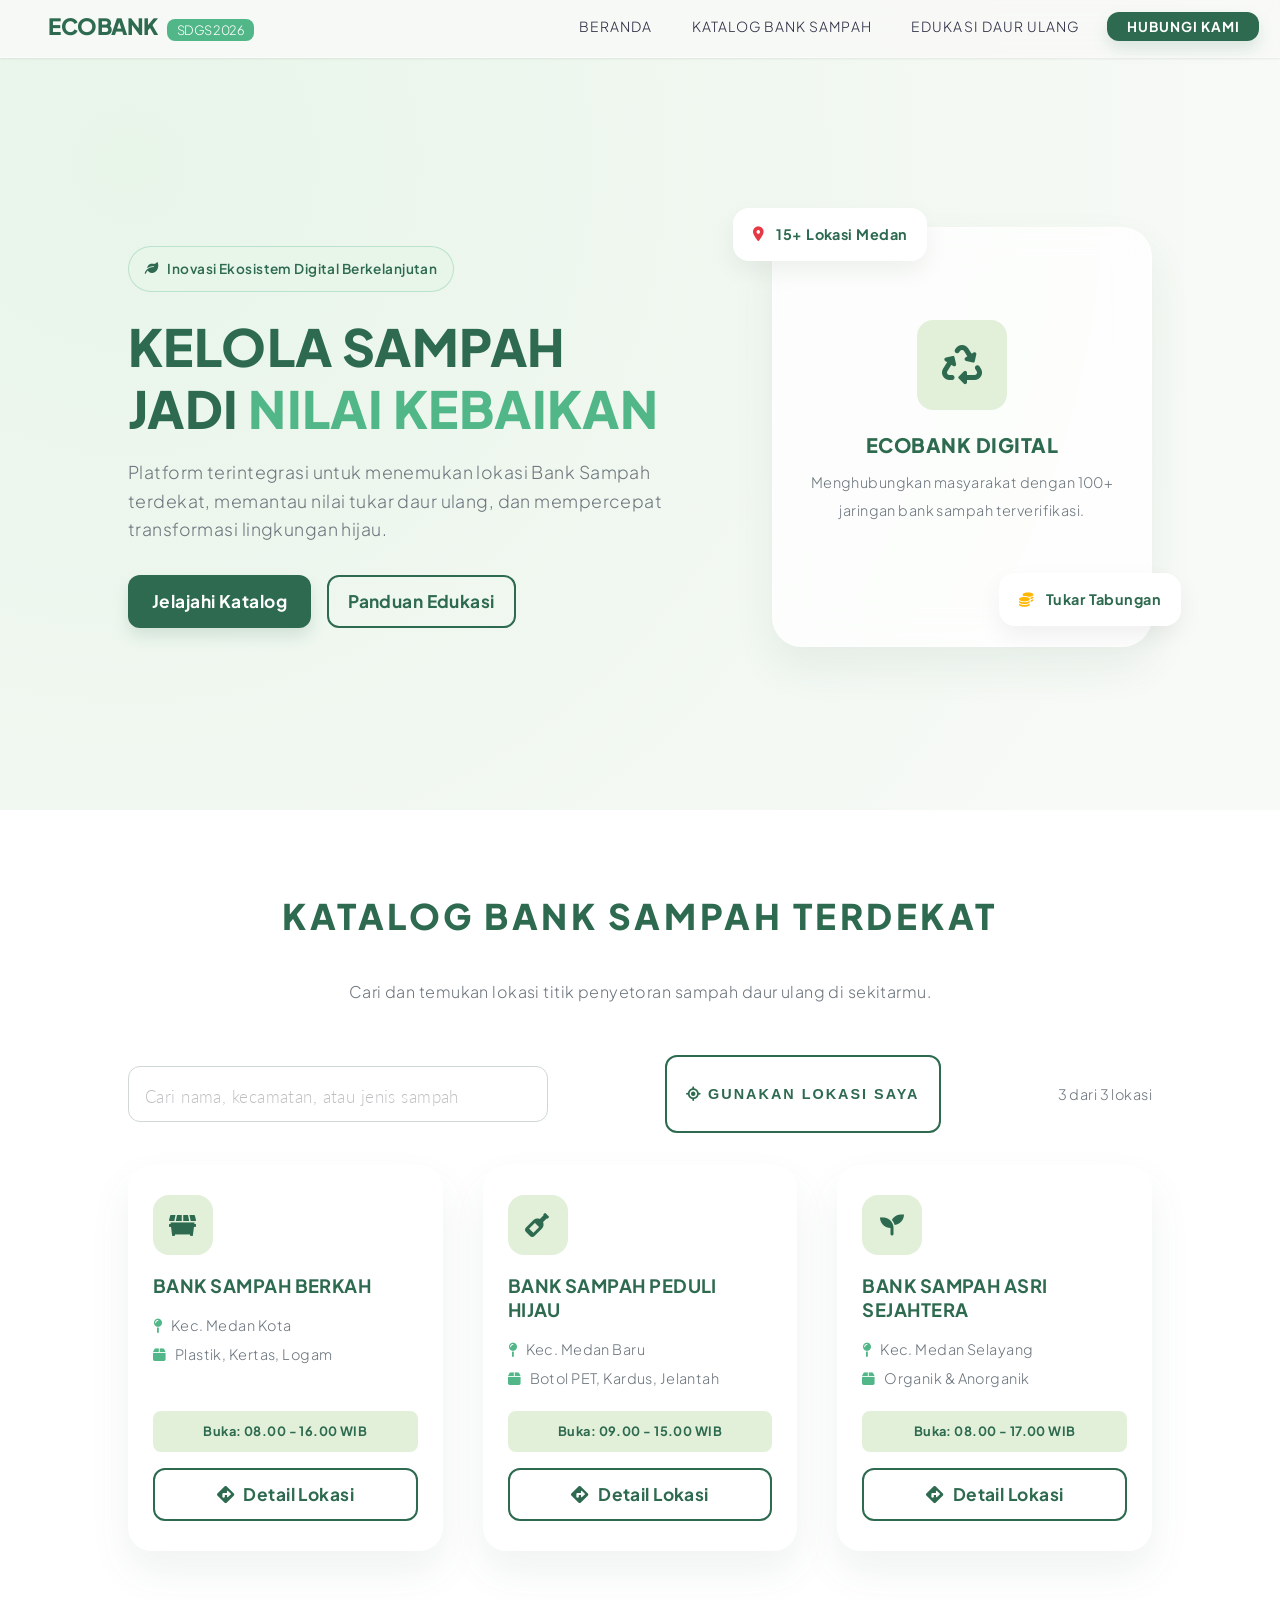
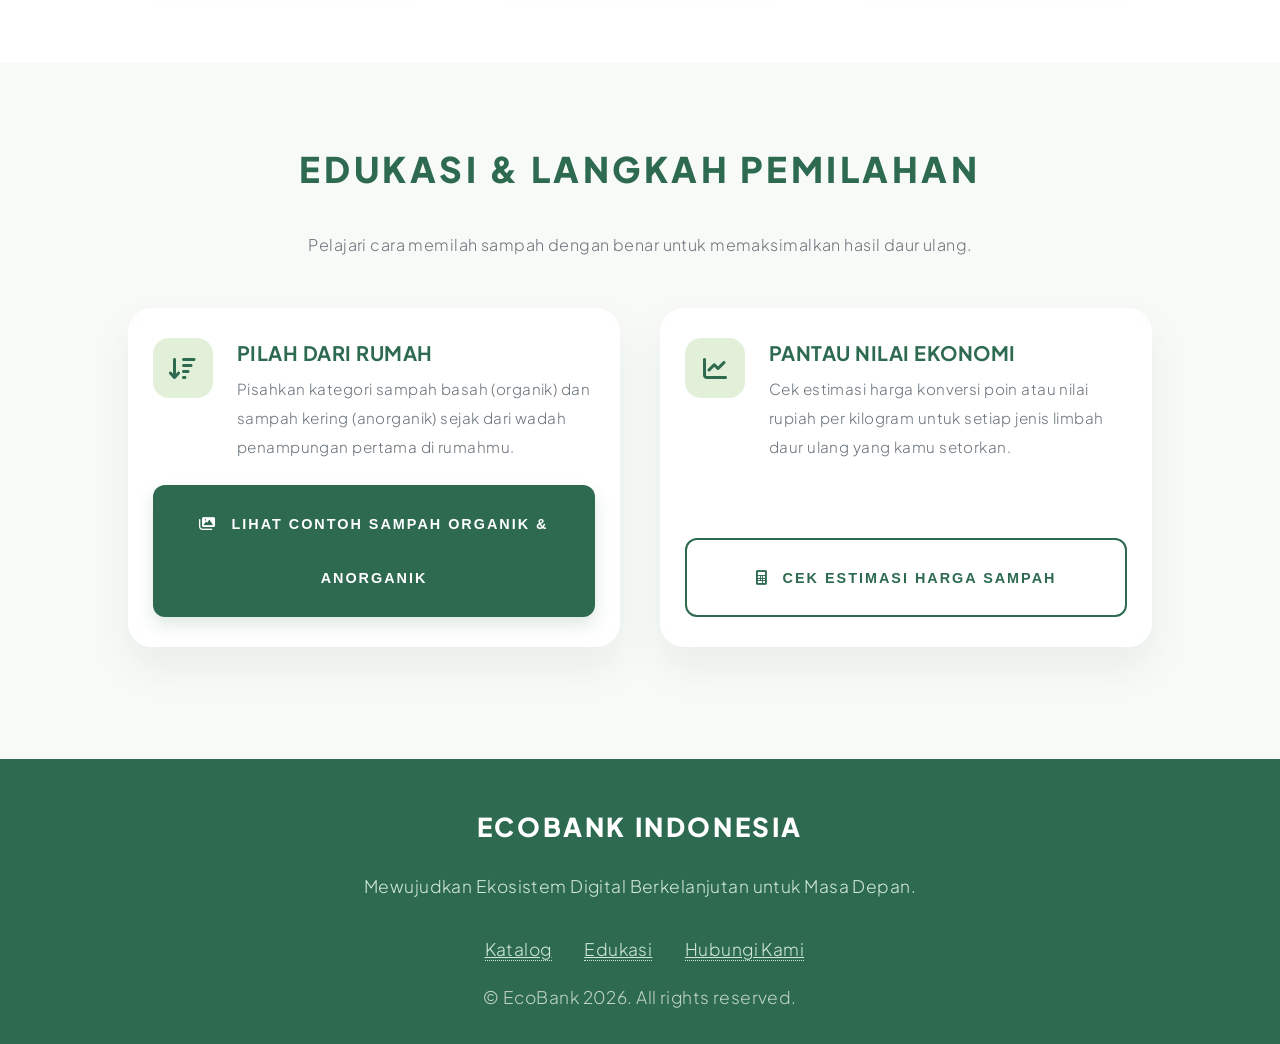
<file: index.html>
<!DOCTYPE HTML>
<html lang="id">
<head>
	<title>EcoBank - Katalog Bank Sampah &amp; Edukasi Daur Ulang</title>
	<meta charset="utf-8" />
	<meta name="viewport" content="width=device-width, initial-scale=1" />
	<link rel="stylesheet" href="assets/css/main.css" />
	<noscript><link rel="stylesheet" href="assets/css/noscript.css" /></noscript>
	<link rel="preconnect" href="https://fonts.googleapis.com">
	<link rel="preconnect" href="https://fonts.gstatic.com" crossorigin>
	<link href="https://fonts.googleapis.com/css2?family=Plus+Jakarta+Sans:wght@400;500;600;700;800&display=swap" rel="stylesheet">
	<link rel="stylesheet" href="https://cdnjs.cloudflare.com/ajax/libs/font-awesome/6.0.0/css/all.min.css">
	<link rel="stylesheet" href="assets/css/ecobank.css" />
</head>
<body class="index is-preload">
	<div id="page-wrapper">

		<!-- Header Navigation -->
		<header id="header">
			<h1 id="logo"><a href="index.html">EcoBank <span>SDGs 2026</span></a></h1>
			<nav id="nav">
				<ul>
					<li><a href="index.html">Beranda</a></li>
					<li><a href="index.html#katalog">Katalog Bank Sampah</a></li>
					<li><a href="index.html#edukasi">Edukasi Daur Ulang</a></li>
					<li><a href="contact.html" class="btn-pastel nav-cta">Hubungi Kami</a></li>
				</ul>
			</nav>
		</header>

		<!-- Hero Section Interactive -->
		<section class="hero-modern">
			<div class="hero-content">
				<div class="badge-pill">
					<i class="fas fa-leaf"></i> Inovasi Ekosistem Digital Berkelanjutan
				</div>
				<h1 class="hero-title">Kelola Sampah Jadi <span>Nilai Kebaikan</span></h1>
				<p class="hero-desc">Platform terintegrasi untuk menemukan lokasi Bank Sampah terdekat, memantau nilai tukar daur ulang, dan mempercepat transformasi lingkungan hijau.</p>
				<div style="display: flex; gap: 1rem; flex-wrap: wrap;">
					<a href="#katalog" class="btn-pastel">Jelajahi Katalog</a>
					<a href="#edukasi" class="btn-outline">Panduan Edukasi</a>
				</div>
			</div>

			<!-- Interactive Visual Feature -->
			<div class="hero-visual">
				<div class="main-card-illus">
					<div class="icon-circle" style="width:90px; height:90px; font-size: 2.5rem;">
						<i class="fas fa-recycle"></i>
					</div>
					<h3 style="color: var(--pastel-dark); font-weight:800; margin-bottom: 0.5rem;">EcoBank Digital</h3>
					<p style="text-align: center; color: var(--text-sub); font-size: 0.9rem;">Menghubungkan masyarakat dengan 100+ jaringan bank sampah terverifikasi.</p>
					
					<div class="floating-badge badge-1">
						<i class="fas fa-map-marker-alt" style="color: #e63946;"></i>
						<span>15+ Lokasi Medan</span>
					</div>

					<div class="floating-badge badge-2">
						<i class="fas fa-coins" style="color: #ffb703;"></i>
						<span>Tukar Tabungan</span>
					</div>
				</div>
			</div>
		</section>

		<!-- Main Section: Katalog Bank Sampah -->
		<section id="katalog" class="section-padding" style="background: #ffffff;">
			<div class="section-title">
				<h2>Katalog Bank Sampah Terdekat</h2>
				<p>Cari dan temukan lokasi titik penyetoran sampah daur ulang di sekitarmu.</p>
			</div>

			<div class="catalog-tools">
				<input type="search" id="katalogCari" placeholder="Cari nama, kecamatan, atau jenis sampah" aria-label="Cari bank sampah">
				<button type="button" id="lokasiBtn" class="btn-outline"><i class="fas fa-location-crosshairs" aria-hidden="true"></i> Gunakan lokasi saya</button>
				<output id="katalogJumlah" aria-live="polite">3 dari 3 lokasi</output>
			</div>
			<p id="lokasiStatus" class="form-status" role="status" aria-live="polite"></p>
			<p id="katalogKosong" class="empty-state" hidden>Tidak ada bank sampah yang cocok. Coba kata kunci lain, misalnya nama kecamatan atau jenis sampah.</p>

			<div class="row equal-height-row">
				<!-- Card 1 -->
				<div class="col-4 col-12-narrower equal-height-col">
					<div class="glass-card">
						<div>
							<div class="icon-circle">
								<i class="fas fa-dumpster"></i>
							</div>
							<div class="card-header-box">
								<h3>Bank Sampah Berkah</h3>
							</div>
							<p style="color: var(--text-sub); font-size: 0.9rem; margin-bottom: 1.2rem;">
								<i class="fas fa-map-pin" style="color: var(--pastel-accent); margin-right: 6px;"></i> Kec. Medan Kota<br>
								<i class="fas fa-box" style="color: var(--pastel-accent); margin-right: 6px;"></i> Plastik, Kertas, Logam
							</p>
						</div>
						<div>
							<span style="display:block; background: var(--pastel-green); color: var(--pastel-dark); padding: 6px 12px; border-radius: 8px; font-size: 0.8rem; font-weight: 700; margin-bottom: 1rem; text-align: center;">Buka: 08.00 - 16.00 WIB</span>
							<a href="https://www.google.com/maps/search/?api=1&query=Bank+Sampah+Medan+Kota" target="_blank" rel="noopener" class="btn-outline" style="width: 100%; text-align: center;">
								<i class="fas fa-directions" style="margin-right: 6px;"></i> Detail Lokasi
							</a>
						</div>
					</div>
				</div>

				<!-- Card 2 -->
				<div class="col-4 col-12-narrower equal-height-col">
					<div class="glass-card">
						<div>
							<div class="icon-circle">
								<i class="fas fa-wine-bottle"></i>
							</div>
							<div class="card-header-box">
								<h3>Bank Sampah Peduli Hijau</h3>
							</div>
							<p style="color: var(--text-sub); font-size: 0.9rem; margin-bottom: 1.2rem;">
								<i class="fas fa-map-pin" style="color: var(--pastel-accent); margin-right: 6px;"></i> Kec. Medan Baru<br>
								<i class="fas fa-box" style="color: var(--pastel-accent); margin-right: 6px;"></i> Botol PET, Kardus, Jelantah
							</p>
						</div>
						<div>
							<span style="display:block; background: var(--pastel-green); color: var(--pastel-dark); padding: 6px 12px; border-radius: 8px; font-size: 0.8rem; font-weight: 700; margin-bottom: 1rem; text-align: center;">Buka: 09.00 - 15.00 WIB</span>
							<a href="https://www.google.com/maps/search/?api=1&query=Bank+Sampah+Medan+Baru" target="_blank" rel="noopener" class="btn-outline" style="width: 100%; text-align: center;">
								<i class="fas fa-directions" style="margin-right: 6px;"></i> Detail Lokasi
							</a>
						</div>
					</div>
				</div>

				<!-- Card 3 -->
				<div class="col-4 col-12-narrower equal-height-col">
					<div class="glass-card">
						<div>
							<div class="icon-circle">
								<i class="fas fa-seedling"></i>
							</div>
							<div class="card-header-box">
								<h3>Bank Sampah Asri Sejahtera</h3>
							</div>
							<p style="color: var(--text-sub); font-size: 0.9rem; margin-bottom: 1.2rem;">
								<i class="fas fa-map-pin" style="color: var(--pastel-accent); margin-right: 6px;"></i> Kec. Medan Selayang<br>
								<i class="fas fa-box" style="color: var(--pastel-accent); margin-right: 6px;"></i> Organik &amp; Anorganik
							</p>
						</div>
						<div>
							<span style="display:block; background: var(--pastel-green); color: var(--pastel-dark); padding: 6px 12px; border-radius: 8px; font-size: 0.8rem; font-weight: 700; margin-bottom: 1rem; text-align: center;">Buka: 08.00 - 17.00 WIB</span>
							<a href="https://www.google.com/maps/search/?api=1&query=Bank+Sampah+Medan+Selayang" target="_blank" rel="noopener" class="btn-outline" style="width: 100%; text-align: center;">
								<i class="fas fa-directions" style="margin-right: 6px;"></i> Detail Lokasi
							</a>
						</div>
					</div>
				</div>
			</div>
			<div id="lokasiWrap" hidden>
				<h3 style="margin:2.5rem 0 1rem;color:var(--pastel-dark)">Terdekat dari lokasimu</h3>
				<div id="lokasiHasil" class="row equal-height-row"></div>
				<small style="color:var(--text-sub)">Sumber: OpenStreetMap. Data dikelola relawan, jadi jam buka dan jenis sampah perlu dicek ke lokasi.</small>
			</div>
		</section>

		<!-- Section: Edukasi & Fitur -->
		<section id="edukasi" class="section-padding">
			<div class="section-title">
				<h2>Edukasi & Langkah Pemilahan</h2>
				<p>Pelajari cara memilah sampah dengan benar untuk memaksimalkan hasil daur ulang.</p>
			</div>

			<div class="row equal-height-row">
				<!-- Fitur 1: Pilah Dari Rumah -->
				<div class="col-6 col-12-narrower equal-height-col">
					<div class="glass-card">
						<div style="display: flex; gap: 1.5rem; align-items: flex-start; margin-bottom: 1.5rem;">
							<div class="icon-circle" style="flex-shrink: 0;">
								<i class="fas fa-sort-amount-down"></i>
							</div>
							<div>
								<h3 style="font-weight:700; color:var(--pastel-dark); margin-bottom: 0.5rem;">Pilah dari Rumah</h3>
								<p style="color: var(--text-sub); font-size: 0.95rem; margin-bottom: 0;">Pisahkan kategori sampah basah (organik) dan sampah kering (anorganik) sejak dari wadah penampungan pertama di rumahmu.</p>
							</div>
						</div>
						<div>
							<button onclick="openModal('sampleModal')" class="btn-pastel" style="width: 100%; text-align: center; font-size: 0.9rem;">
								<i class="fas fa-images" style="margin-right: 8px;"></i> Lihat Contoh Sampah Organik &amp; Anorganik
							</button>
						</div>
					</div>
				</div>

				<!-- Fitur 2: Pantau Nilai Ekonomi -->
				<div class="col-6 col-12-narrower equal-height-col">
					<div class="glass-card">
						<div style="display: flex; gap: 1.5rem; align-items: flex-start; margin-bottom: 1.5rem;">
							<div class="icon-circle" style="flex-shrink: 0;">
								<i class="fas fa-chart-line"></i>
							</div>
							<div>
								<h3 style="font-weight:700; color:var(--pastel-dark); margin-bottom: 0.5rem;">Pantau Nilai Ekonomi</h3>
								<p style="color: var(--text-sub); font-size: 0.95rem; margin-bottom: 0;">Cek estimasi harga konversi poin atau nilai rupiah per kilogram untuk setiap jenis limbah daur ulang yang kamu setorkan.</p>
							</div>
						</div>
						<div>
							<button onclick="openModal('priceModal')" class="btn-outline" style="width: 100%; text-align: center; font-size: 0.9rem;">
								<i class="fas fa-calculator" style="margin-right: 8px;"></i> Cek Estimasi Harga Sampah
							</button>
						</div>
					</div>
				</div>
			</div>
		</section>

		<!-- Modal 1: Contoh Jenis Sampah -->
		<div id="sampleModal" class="modal-overlay" role="dialog" aria-modal="true" aria-hidden="true">
			<div class="modal-content">
				<button type="button" class="modal-close" aria-label="Tutup" onclick="closeModal('sampleModal')">&#10005;</button>
				<h2 style="color: var(--pastel-dark); font-weight: 800; margin-bottom: 0.3rem; text-align: center; margin-top: 0.5rem;">Contoh Jenis Sampah</h2>
				<p style="text-align: center; color: var(--text-sub); font-size: 0.9rem; margin-bottom: 1.5rem;">Ketahui perbedaan sampah basah dan kering sebelum menyetorkannya.</p>

				<div class="sample-grid">
					<!-- Sampah Basah (Organik) -->
					<div class="sample-box">
						<img loading="lazy" src="https://mmc2.kalteng.go.id/files/berita/22052018091450_1.jpg" alt="Sampah Organik">
						<h4 style="color: var(--pastel-dark); font-weight: 700; margin-bottom: 0.5rem;">
							<i class="fas fa-apple-alt" style="color: #e63946; margin-right: 6px;"></i> Sampah Basah (Organik)
						</h4>
						<p style="color: var(--text-sub); font-size: 0.85rem; margin: 0; text-align: left;">
							• Sisa makanan &amp; sayuran<br>
							• Kulit buah-buahan<br>
							• Daun &amp; ranting pohon<br>
							• Sisa tulang &amp; daging
						</p>
					</div>

					<!-- Sampah Kering (Anorganik) - Guaranteed Inline SVG Vector Image -->
					<div class="sample-box">
						<img loading="lazy" src="images/anorganik.jpg" alt="Sampah Anorganik">
						<h4 style="color: var(--pastel-dark); font-weight: 700; margin-bottom: 0.5rem;">
							<i class="fas fa-box-open" style="color: var(--pastel-accent); margin-right: 6px;"></i> Sampah Kering (Anorganik)
						</h4>
						<p style="color: var(--text-sub); font-size: 0.85rem; margin: 0; text-align: left;">
							• Botol &amp; gelas plastik<br>
							• Kardus &amp; kertas bekas<br>
							• Kaleng minuman / logam<br>
							• Botol kaca &amp; kemasan
						</p>
					</div>
				</div>
			</div>
		</div>

		<!-- Modal 2: Estimasi Harga Sampah -->
		<div id="priceModal" class="modal-overlay" role="dialog" aria-modal="true" aria-hidden="true">
			<div class="modal-content">
				<button type="button" class="modal-close" aria-label="Tutup" onclick="closeModal('priceModal')">&#10005;</button>
				<h2 style="color: var(--pastel-dark); font-weight: 800; margin-bottom: 0.3rem; text-align: center; margin-top: 0.5rem;">Estimasi Harga Sampah</h2>
				<p style="text-align: center; color: var(--text-sub); font-size: 0.9rem; margin-bottom: 1.5rem;">Daftar perkiraan nilai tukar per kilogram (Kg) di Bank Sampah mitra.</p>

				<table class="price-table">
					<thead>
						<tr>
							<th>Jenis Sampah</th>
							<th>Kategori</th>
							<th>Estimasi Harga / Kg</th>
						</tr>
					</thead>
					<tbody>
						<tr>
							<td>Botol Plastik PET Bersih</td>
							<td>Plastik</td>
							<td><strong>Rp 3.500 - Rp 4.500</strong></td>
						</tr>
						<tr>
							<td>Gelas Plastik Bening</td>
							<td>Plastik</td>
							<td><strong>Rp 3.000 - Rp 4.000</strong></td>
						</tr>
						<tr>
							<td>Kardus Bekas Kering</td>
							<td>Kertas</td>
							<td><strong>Rp 1.800 - Rp 2.500</strong></td>
						</tr>
						<tr>
							<td>Kertas HVS / Buku Bekas</td>
							<td>Kertas</td>
							<td><strong>Rp 2.000 - Rp 2.800</strong></td>
						</tr>
						<tr>
							<td>Kaleng Alumunium Minuman</td>
							<td>Logam</td>
							<td><strong>Rp 12.000 - Rp 15.000</strong></td>
						</tr>
						<tr>
							<td>Minyak Jelantah (Olahan)</td>
							<td>Khusus</td>
							<td><strong>Rp 5.000 - Rp 7.000 / Liter</strong></td>
						</tr>
					</tbody>
				</table>
			</div>
		</div>

		<!-- Footer -->
		<footer id="footer" class="site-footer">
			<h2>EcoBank Indonesia</h2>
			<p>Mewujudkan Ekosistem Digital Berkelanjutan untuk Masa Depan.</p>
			<ul class="footer-links"><li><a href="index.html#katalog">Katalog</a></li><li><a href="index.html#edukasi">Edukasi</a></li><li><a href="contact.html">Hubungi Kami</a></li></ul>
			<small>&copy; EcoBank 2026. All rights reserved.</small>
		</footer>

	</div>

	<!-- Scripts Bawaan Template -->
	<script src="assets/js/jquery.min.js"></script>
	<script src="assets/js/jquery.dropotron.min.js"></script>
	<script src="assets/js/jquery.scrolly.min.js"></script>
	<script src="assets/js/jquery.scrollex.min.js"></script>
	<script src="assets/js/browser.min.js"></script>
	<script src="assets/js/breakpoints.min.js"></script>
	<script src="assets/js/util.js"></script>
	<script src="assets/js/main.js"></script>
	<script src="assets/js/ecobank.js"></script>
</body>
</html>
</file>
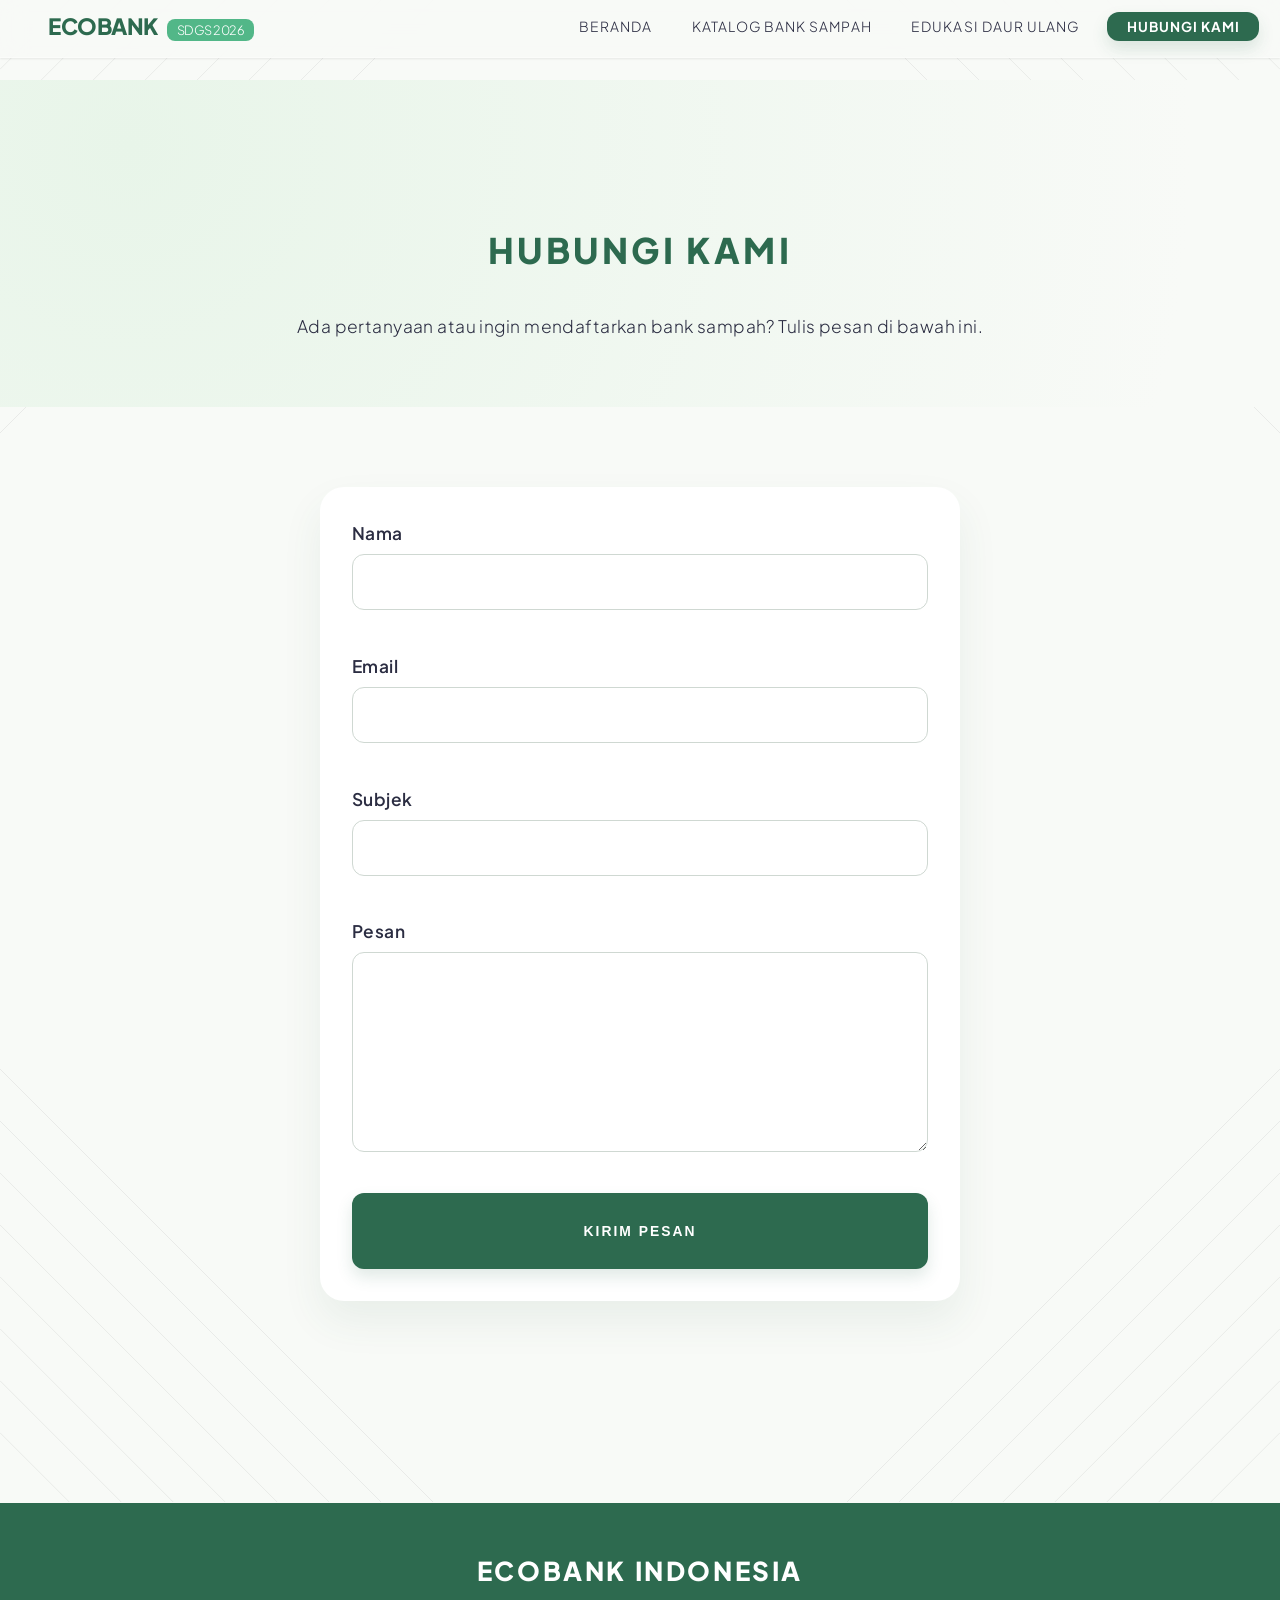
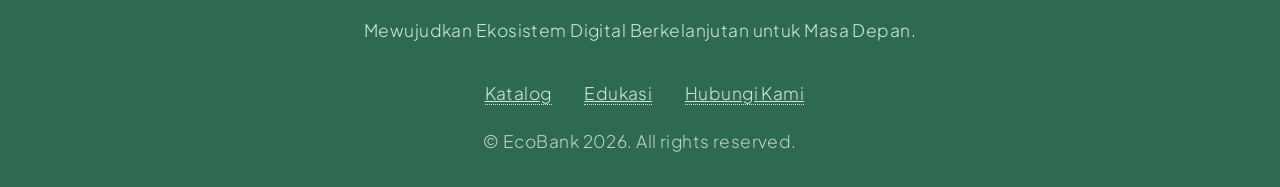
<file: contact.html>
<!DOCTYPE HTML>
<!--
	Twenty by HTML5 UP
	html5up.net | @ajlkn
	Free for personal and commercial use under the CCA 3.0 license (html5up.net/license)
-->
<html lang="id">
	<head>
		<title>Hubungi Kami - EcoBank</title>
		<meta charset="utf-8" />
		<meta name="viewport" content="width=device-width, initial-scale=1" />
		<link rel="stylesheet" href="assets/css/main.css" />
	<noscript><link rel="stylesheet" href="assets/css/noscript.css" /></noscript>
	<link rel="preconnect" href="https://fonts.googleapis.com">
	<link rel="preconnect" href="https://fonts.gstatic.com" crossorigin>
	<link href="https://fonts.googleapis.com/css2?family=Plus+Jakarta+Sans:wght@400;500;600;700;800&display=swap" rel="stylesheet">
	<link rel="stylesheet" href="https://cdnjs.cloudflare.com/ajax/libs/font-awesome/6.0.0/css/all.min.css">
	<link rel="stylesheet" href="assets/css/ecobank.css" />
	</head>
	<body class="contact is-preload">
		<div id="page-wrapper">

			<!-- Header -->
				<header id="header">
			<h1 id="logo"><a href="index.html">EcoBank <span>SDGs 2026</span></a></h1>
			<nav id="nav">
				<ul>
					<li><a href="index.html">Beranda</a></li>
					<li><a href="index.html#katalog">Katalog Bank Sampah</a></li>
					<li><a href="index.html#edukasi">Edukasi Daur Ulang</a></li>
					<li><a href="contact.html" class="btn-pastel nav-cta">Hubungi Kami</a></li>
				</ul>
			</nav>
		</header>

			<!-- Main -->
				<article id="main">
				<header class="page-hero">
					<h2>Hubungi Kami</h2>
					<p>Ada pertanyaan atau ingin mendaftarkan bank sampah? Tulis pesan di bawah ini.</p>
				</header>
				<section class="section-padding">
					<div class="form-card">
						<form id="kontakForm" novalidate>
							<div class="field"><label for="nama">Nama</label><input id="nama" type="text" name="name" autocomplete="name" data-req><div class="field-error" aria-live="polite"></div></div>
							<div class="field"><label for="email">Email</label><input id="email" type="email" name="email" autocomplete="email" data-req><div class="field-error" aria-live="polite"></div></div>
							<div class="field"><label for="subjek">Subjek</label><input id="subjek" type="text" name="subject" data-req><div class="field-error" aria-live="polite"></div></div>
							<div class="field"><label for="pesan">Pesan</label><textarea id="pesan" name="message" rows="6" data-req></textarea><div class="field-error" aria-live="polite"></div></div>
							<button type="submit" class="btn-pastel" style="width:100%">Kirim pesan</button>
							<div id="kontakStatus" class="form-status" role="status"></div>
						</form>
					</div>
				</section>
			</article>

			<!-- Footer -->
				<footer id="footer" class="site-footer">
			<h2>EcoBank Indonesia</h2>
			<p>Mewujudkan Ekosistem Digital Berkelanjutan untuk Masa Depan.</p>
			<ul class="footer-links"><li><a href="index.html#katalog">Katalog</a></li><li><a href="index.html#edukasi">Edukasi</a></li><li><a href="contact.html">Hubungi Kami</a></li></ul>
			<small>&copy; EcoBank 2026. All rights reserved.</small>
		</footer>

		</div>

		<!-- Scripts -->
			<script src="assets/js/jquery.min.js"></script>
			<script src="assets/js/jquery.dropotron.min.js"></script>
			<script src="assets/js/jquery.scrolly.min.js"></script>
			<script src="assets/js/jquery.scrollex.min.js"></script>
			<script src="assets/js/browser.min.js"></script>
			<script src="assets/js/breakpoints.min.js"></script>
			<script src="assets/js/util.js"></script>
			<script src="assets/js/main.js"></script>

		<script src="assets/js/ecobank.js"></script>
</body>
</html>
</file>
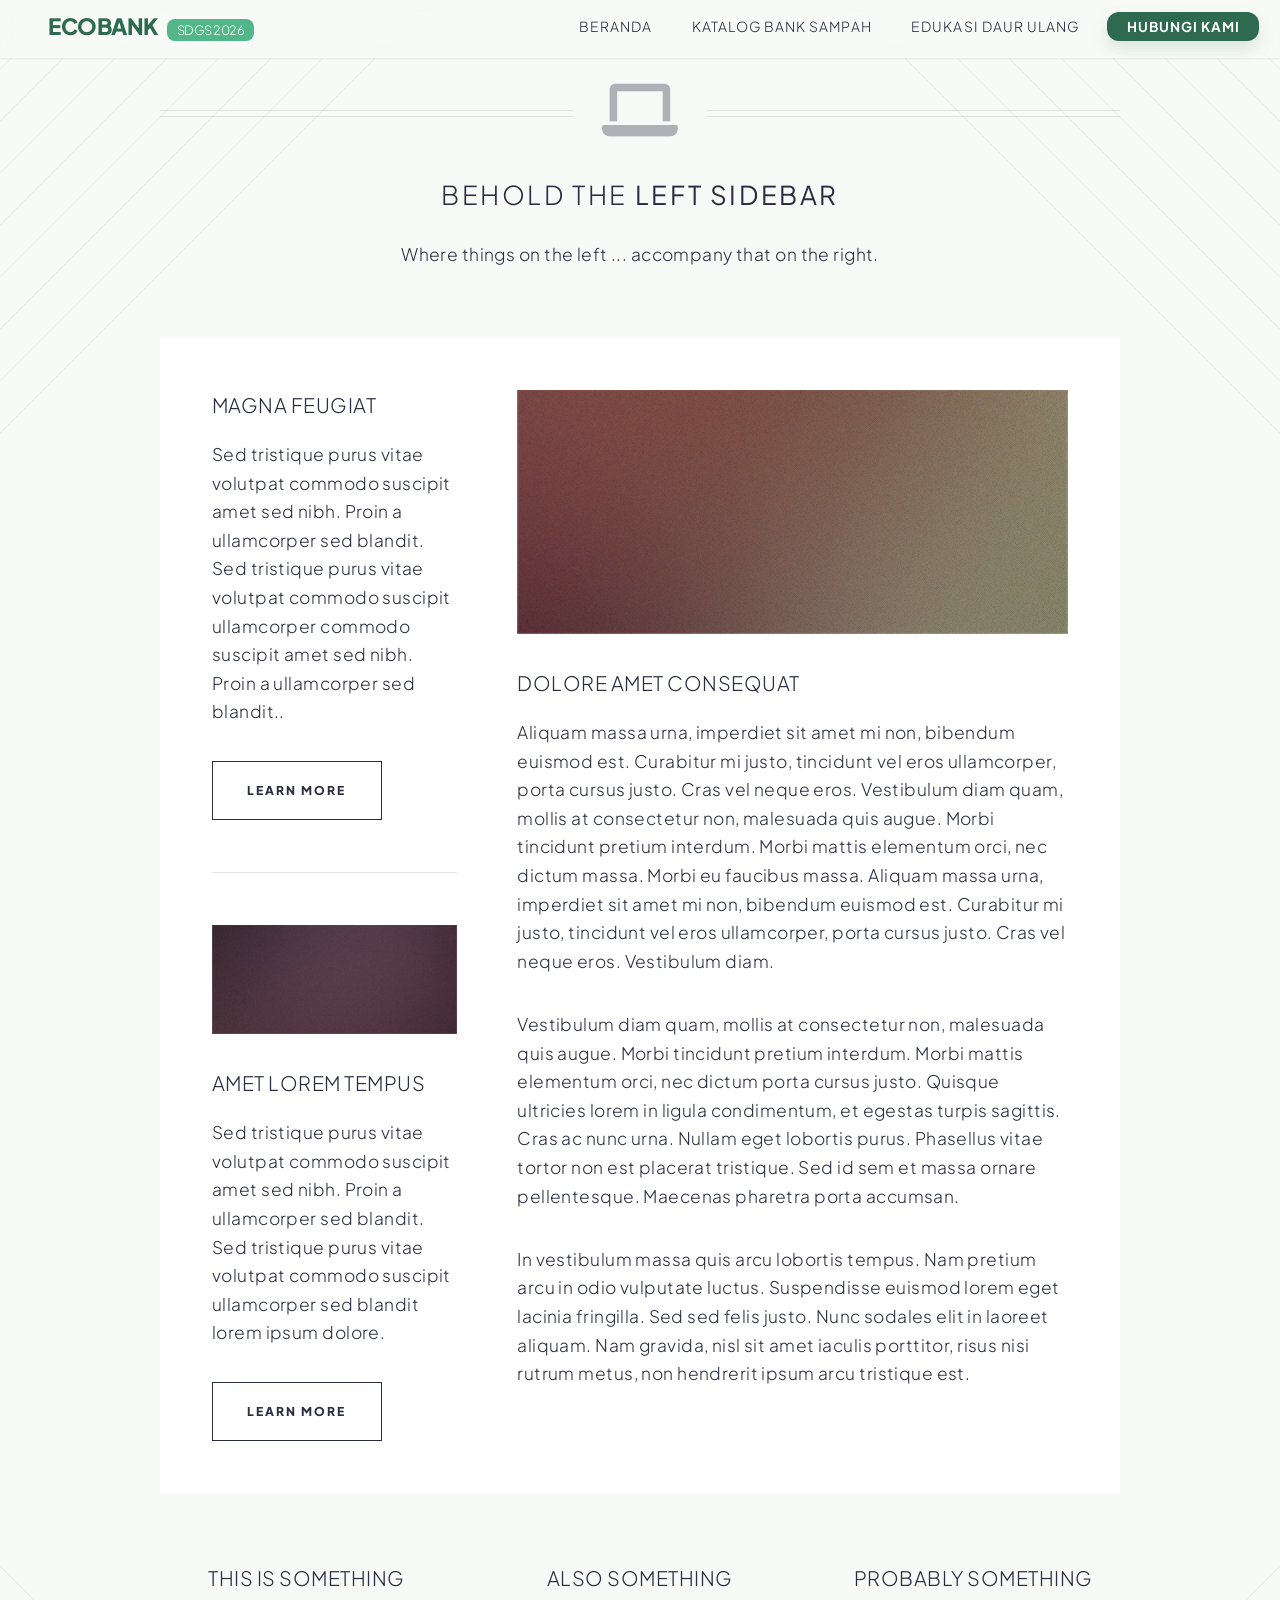
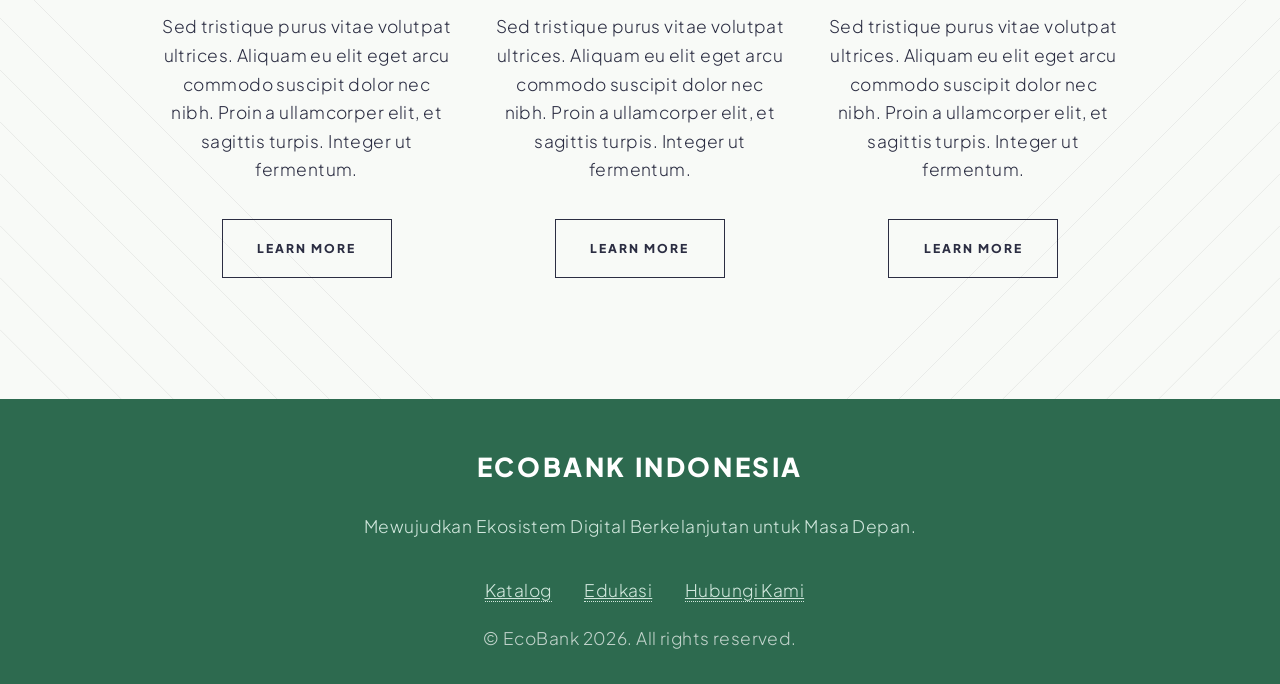
<file: left-sidebar.html>
<!DOCTYPE HTML>
<!--
	Twenty by HTML5 UP
	html5up.net | @ajlkn
	Free for personal and commercial use under the CCA 3.0 license (html5up.net/license)
-->
<html lang="id">
	<head>
		<title>Contoh Tata Letak - EcoBank</title>
		<meta charset="utf-8" />
		<meta name="viewport" content="width=device-width, initial-scale=1" />
		<link rel="stylesheet" href="assets/css/main.css" />
	<noscript><link rel="stylesheet" href="assets/css/noscript.css" /></noscript>
	<link rel="preconnect" href="https://fonts.googleapis.com">
	<link rel="preconnect" href="https://fonts.gstatic.com" crossorigin>
	<link href="https://fonts.googleapis.com/css2?family=Plus+Jakarta+Sans:wght@400;500;600;700;800&display=swap" rel="stylesheet">
	<link rel="stylesheet" href="https://cdnjs.cloudflare.com/ajax/libs/font-awesome/6.0.0/css/all.min.css">
	<link rel="stylesheet" href="assets/css/ecobank.css" />
	</head>
	<body class="left-sidebar is-preload">
		<div id="page-wrapper">

			<!-- Header -->
				<header id="header">
			<h1 id="logo"><a href="index.html">EcoBank <span>SDGs 2026</span></a></h1>
			<nav id="nav">
				<ul>
					<li><a href="index.html">Beranda</a></li>
					<li><a href="index.html#katalog">Katalog Bank Sampah</a></li>
					<li><a href="index.html#edukasi">Edukasi Daur Ulang</a></li>
					<li><a href="contact.html" class="btn-pastel nav-cta">Hubungi Kami</a></li>
				</ul>
			</nav>
		</header>

			<!-- Main -->
				<article id="main">

					<header class="special container">
						<span class="icon solid fa-laptop"></span>
						<h2>Behold the <strong>Left Sidebar</strong></h2>
						<p>Where things on the left ... accompany that on the right.</p>
					</header>

					<!-- One -->
						<section class="wrapper style4 container">

							<div class="row gtr-150">
								<div class="col-4 col-12-narrower">

									<!-- Sidebar -->
										<div class="sidebar">
											<section>
												<header>
													<h3>Magna Feugiat</h3>
												</header>
												<p>Sed tristique purus vitae volutpat commodo suscipit amet sed nibh. Proin a ullamcorper sed blandit. Sed tristique purus vitae volutpat commodo suscipit ullamcorper commodo suscipit amet sed nibh. Proin a ullamcorper sed blandit..</p>
												<footer>
													<ul class="buttons">
														<li><a href="#" class="button small">Learn More</a></li>
													</ul>
												</footer>
											</section>

											<section>
												<a href="#" class="image featured"><img src="images/pic03.jpg" alt="" /></a>
												<header>
													<h3>Amet Lorem Tempus</h3>
												</header>
												<p>Sed tristique purus vitae volutpat commodo suscipit amet sed nibh. Proin a ullamcorper sed blandit. Sed tristique purus vitae volutpat commodo suscipit ullamcorper sed blandit lorem ipsum dolore.</p>
												<footer>
													<ul class="buttons">
														<li><a href="#" class="button small">Learn More</a></li>
													</ul>
												</footer>
											</section>
										</div>

								</div>
								<div class="col-8 col-12-narrower imp-narrower">

									<!-- Content -->
										<div class="content">
											<section>
												<a href="#" class="image featured"><img src="images/pic02.jpg" alt="" /></a>
												<header>
													<h3>Dolore Amet Consequat</h3>
												</header>
												<p>Aliquam massa urna, imperdiet sit amet mi non, bibendum euismod est. Curabitur mi justo, tincidunt vel eros ullamcorper, porta cursus justo. Cras vel neque eros. Vestibulum diam quam, mollis at consectetur non, malesuada quis augue. Morbi tincidunt pretium interdum. Morbi mattis elementum orci, nec dictum massa. Morbi eu faucibus massa. Aliquam massa urna, imperdiet sit amet mi non, bibendum euismod est. Curabitur mi justo, tincidunt vel eros ullamcorper, porta cursus justo. Cras vel neque eros. Vestibulum diam.</p>
												<p>Vestibulum diam quam, mollis at consectetur non, malesuada quis augue. Morbi tincidunt pretium interdum. Morbi mattis elementum orci, nec dictum porta cursus justo. Quisque ultricies lorem in ligula condimentum, et egestas turpis sagittis. Cras ac nunc urna. Nullam eget lobortis purus. Phasellus vitae tortor non est placerat tristique. Sed id sem et massa ornare pellentesque. Maecenas pharetra porta accumsan. </p>
												<p>In vestibulum massa quis arcu lobortis tempus. Nam pretium arcu in odio vulputate luctus. Suspendisse euismod lorem eget lacinia fringilla. Sed sed felis justo. Nunc sodales elit in laoreet aliquam. Nam gravida, nisl sit amet iaculis porttitor, risus nisi rutrum metus, non hendrerit ipsum arcu tristique est.</p>
											</section>
										</div>

								</div>
							</div>
						</section>

					<!-- Two -->
						<section class="wrapper style1 container special">
							<div class="row">
								<div class="col-4 col-12-narrower">

									<section>
										<header>
											<h3>This is Something</h3>
										</header>
										<p>Sed tristique purus vitae volutpat ultrices. Aliquam eu elit eget arcu commodo suscipit dolor nec nibh. Proin a ullamcorper elit, et sagittis turpis. Integer ut fermentum.</p>
										<footer>
											<ul class="buttons">
												<li><a href="#" class="button small">Learn More</a></li>
											</ul>
										</footer>
									</section>

								</div>
								<div class="col-4 col-12-narrower">

									<section>
										<header>
											<h3>Also Something</h3>
										</header>
										<p>Sed tristique purus vitae volutpat ultrices. Aliquam eu elit eget arcu commodo suscipit dolor nec nibh. Proin a ullamcorper elit, et sagittis turpis. Integer ut fermentum.</p>
										<footer>
											<ul class="buttons">
												<li><a href="#" class="button small">Learn More</a></li>
											</ul>
										</footer>
									</section>

								</div>
								<div class="col-4 col-12-narrower">

									<section>
										<header>
											<h3>Probably Something</h3>
										</header>
										<p>Sed tristique purus vitae volutpat ultrices. Aliquam eu elit eget arcu commodo suscipit dolor nec nibh. Proin a ullamcorper elit, et sagittis turpis. Integer ut fermentum.</p>
										<footer>
											<ul class="buttons">
												<li><a href="#" class="button small">Learn More</a></li>
											</ul>
										</footer>
									</section>

								</div>
							</div>
						</section>

				</article>

			<!-- Footer -->
				<footer id="footer" class="site-footer">
			<h2>EcoBank Indonesia</h2>
			<p>Mewujudkan Ekosistem Digital Berkelanjutan untuk Masa Depan.</p>
			<ul class="footer-links"><li><a href="index.html#katalog">Katalog</a></li><li><a href="index.html#edukasi">Edukasi</a></li><li><a href="contact.html">Hubungi Kami</a></li></ul>
			<small>&copy; EcoBank 2026. All rights reserved.</small>
		</footer>

		</div>

		<!-- Scripts -->
			<script src="assets/js/jquery.min.js"></script>
			<script src="assets/js/jquery.dropotron.min.js"></script>
			<script src="assets/js/jquery.scrolly.min.js"></script>
			<script src="assets/js/jquery.scrollex.min.js"></script>
			<script src="assets/js/browser.min.js"></script>
			<script src="assets/js/breakpoints.min.js"></script>
			<script src="assets/js/util.js"></script>
			<script src="assets/js/main.js"></script>

		<script src="assets/js/ecobank.js"></script>
</body>
</html>
</file>
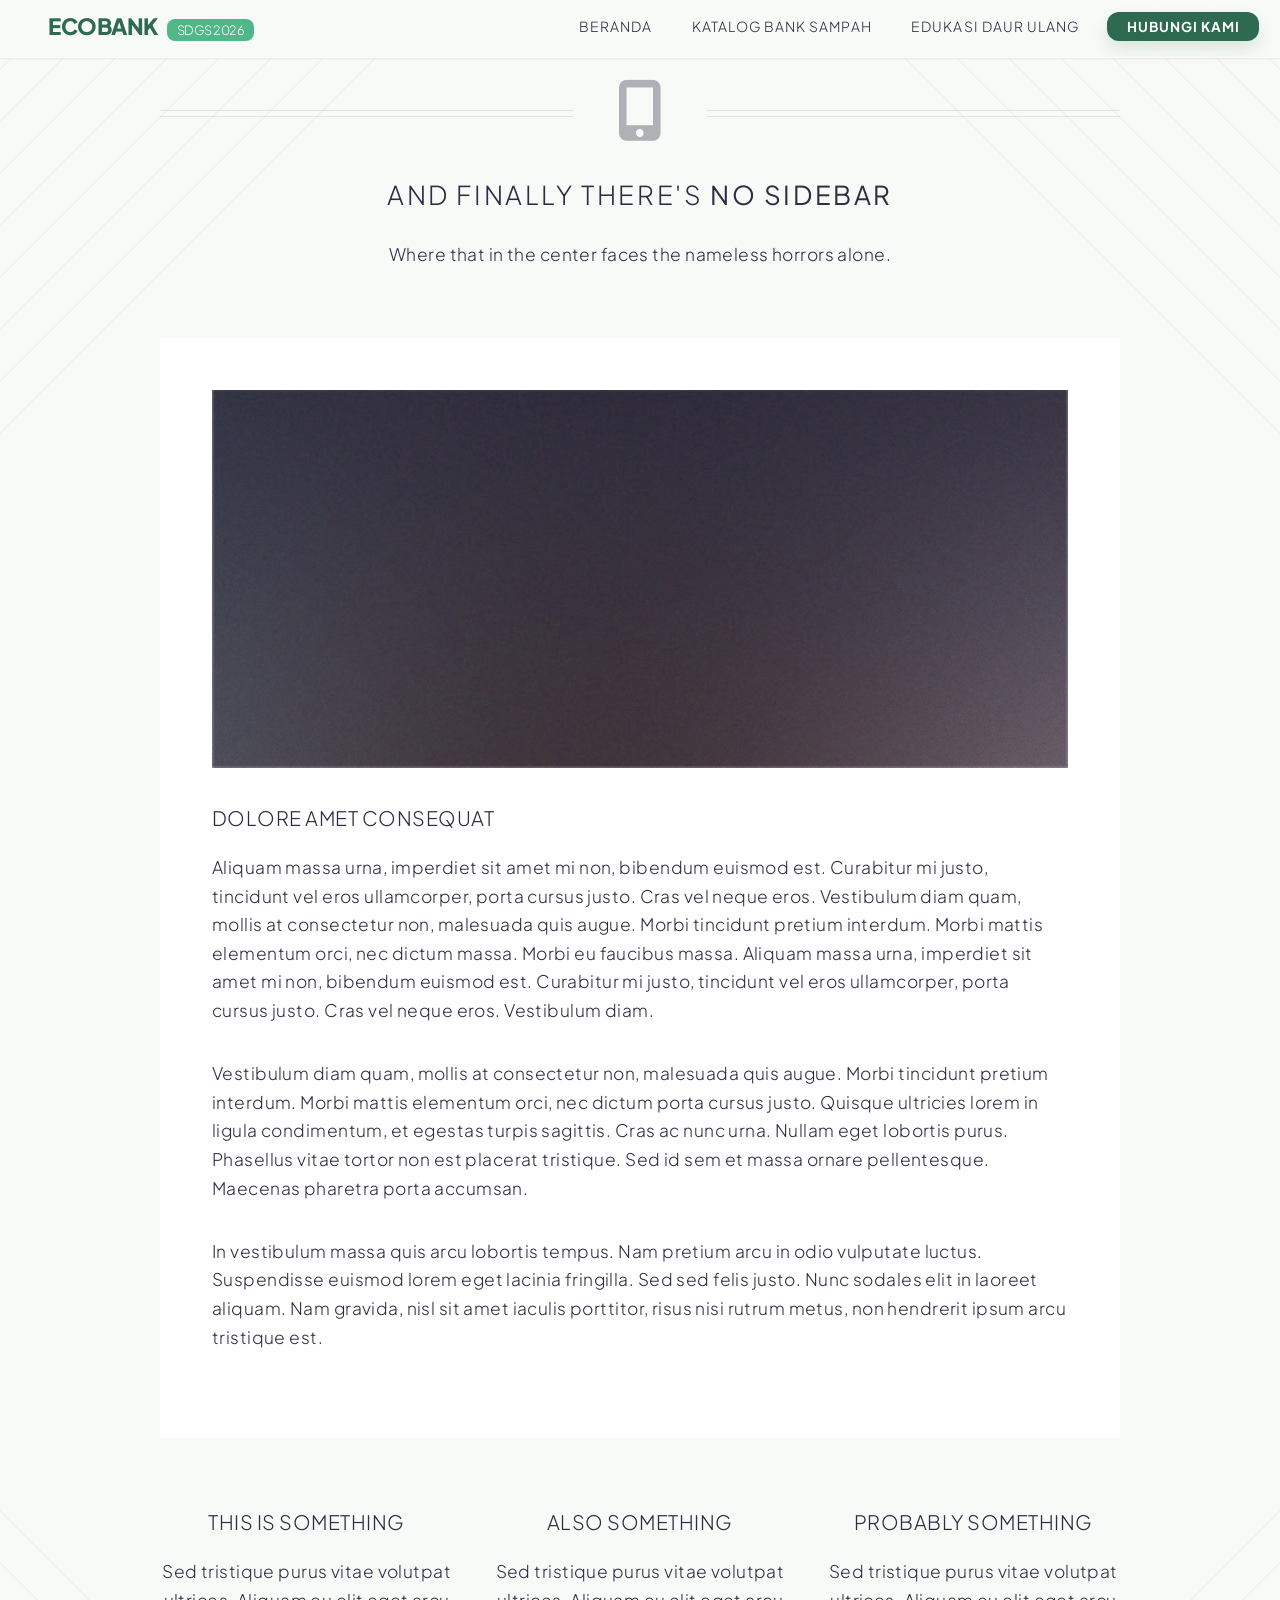
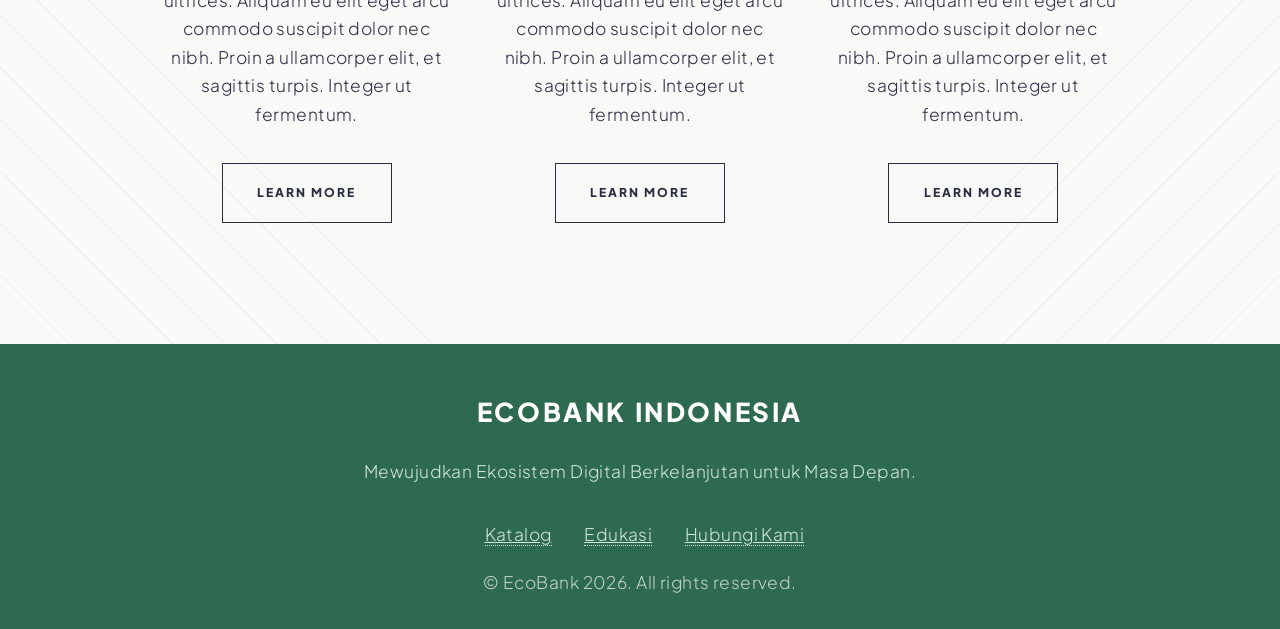
<file: no-sidebar.html>
<!DOCTYPE HTML>
<!--
	Twenty by HTML5 UP
	html5up.net | @ajlkn
	Free for personal and commercial use under the CCA 3.0 license (html5up.net/license)
-->
<html lang="id">
	<head>
		<title>Contoh Tata Letak - EcoBank</title>
		<meta charset="utf-8" />
		<meta name="viewport" content="width=device-width, initial-scale=1" />
		<link rel="stylesheet" href="assets/css/main.css" />
	<noscript><link rel="stylesheet" href="assets/css/noscript.css" /></noscript>
	<link rel="preconnect" href="https://fonts.googleapis.com">
	<link rel="preconnect" href="https://fonts.gstatic.com" crossorigin>
	<link href="https://fonts.googleapis.com/css2?family=Plus+Jakarta+Sans:wght@400;500;600;700;800&display=swap" rel="stylesheet">
	<link rel="stylesheet" href="https://cdnjs.cloudflare.com/ajax/libs/font-awesome/6.0.0/css/all.min.css">
	<link rel="stylesheet" href="assets/css/ecobank.css" />
	</head>
	<body class="no-sidebar is-preload">
		<div id="page-wrapper">

			<!-- Header -->
				<header id="header">
			<h1 id="logo"><a href="index.html">EcoBank <span>SDGs 2026</span></a></h1>
			<nav id="nav">
				<ul>
					<li><a href="index.html">Beranda</a></li>
					<li><a href="index.html#katalog">Katalog Bank Sampah</a></li>
					<li><a href="index.html#edukasi">Edukasi Daur Ulang</a></li>
					<li><a href="contact.html" class="btn-pastel nav-cta">Hubungi Kami</a></li>
				</ul>
			</nav>
		</header>

			<!-- Main -->
				<article id="main">

					<header class="special container">
						<span class="icon solid fa-mobile-alt"></span>
						<h2>And finally there's <strong>No Sidebar</strong></h2>
						<p>Where that in the center faces the nameless horrors alone.</p>
					</header>

					<!-- One -->
						<section class="wrapper style4 container">

							<!-- Content -->
								<div class="content">
									<section>
										<a href="#" class="image featured"><img src="images/pic04.jpg" alt="" /></a>
										<header>
											<h3>Dolore Amet Consequat</h3>
										</header>
										<p>Aliquam massa urna, imperdiet sit amet mi non, bibendum euismod est. Curabitur mi justo, tincidunt vel eros ullamcorper, porta cursus justo. Cras vel neque eros. Vestibulum diam quam, mollis at consectetur non, malesuada quis augue. Morbi tincidunt pretium interdum. Morbi mattis elementum orci, nec dictum massa. Morbi eu faucibus massa. Aliquam massa urna, imperdiet sit amet mi non, bibendum euismod est. Curabitur mi justo, tincidunt vel eros ullamcorper, porta cursus justo. Cras vel neque eros. Vestibulum diam.</p>
										<p>Vestibulum diam quam, mollis at consectetur non, malesuada quis augue. Morbi tincidunt pretium interdum. Morbi mattis elementum orci, nec dictum porta cursus justo. Quisque ultricies lorem in ligula condimentum, et egestas turpis sagittis. Cras ac nunc urna. Nullam eget lobortis purus. Phasellus vitae tortor non est placerat tristique. Sed id sem et massa ornare pellentesque. Maecenas pharetra porta accumsan. </p>
										<p>In vestibulum massa quis arcu lobortis tempus. Nam pretium arcu in odio vulputate luctus. Suspendisse euismod lorem eget lacinia fringilla. Sed sed felis justo. Nunc sodales elit in laoreet aliquam. Nam gravida, nisl sit amet iaculis porttitor, risus nisi rutrum metus, non hendrerit ipsum arcu tristique est.</p>
									</section>
								</div>

						</section>

					<!-- Two -->
						<section class="wrapper style1 container special">
							<div class="row">
								<div class="col-4 col-12-narrower">

									<section>
										<header>
											<h3>This is Something</h3>
										</header>
										<p>Sed tristique purus vitae volutpat ultrices. Aliquam eu elit eget arcu commodo suscipit dolor nec nibh. Proin a ullamcorper elit, et sagittis turpis. Integer ut fermentum.</p>
										<footer>
											<ul class="buttons">
												<li><a href="#" class="button small">Learn More</a></li>
											</ul>
										</footer>
									</section>

								</div>
								<div class="col-4 col-12-narrower">

									<section>
										<header>
											<h3>Also Something</h3>
										</header>
										<p>Sed tristique purus vitae volutpat ultrices. Aliquam eu elit eget arcu commodo suscipit dolor nec nibh. Proin a ullamcorper elit, et sagittis turpis. Integer ut fermentum.</p>
										<footer>
											<ul class="buttons">
												<li><a href="#" class="button small">Learn More</a></li>
											</ul>
										</footer>
									</section>

								</div>
								<div class="col-4 col-12-narrower">

									<section>
										<header>
											<h3>Probably Something</h3>
										</header>
										<p>Sed tristique purus vitae volutpat ultrices. Aliquam eu elit eget arcu commodo suscipit dolor nec nibh. Proin a ullamcorper elit, et sagittis turpis. Integer ut fermentum.</p>
										<footer>
											<ul class="buttons">
												<li><a href="#" class="button small">Learn More</a></li>
											</ul>
										</footer>
									</section>

								</div>
							</div>
						</section>

				</article>

			<!-- Footer -->
				<footer id="footer" class="site-footer">
			<h2>EcoBank Indonesia</h2>
			<p>Mewujudkan Ekosistem Digital Berkelanjutan untuk Masa Depan.</p>
			<ul class="footer-links"><li><a href="index.html#katalog">Katalog</a></li><li><a href="index.html#edukasi">Edukasi</a></li><li><a href="contact.html">Hubungi Kami</a></li></ul>
			<small>&copy; EcoBank 2026. All rights reserved.</small>
		</footer>

		</div>

		<!-- Scripts -->
			<script src="assets/js/jquery.min.js"></script>
			<script src="assets/js/jquery.dropotron.min.js"></script>
			<script src="assets/js/jquery.scrolly.min.js"></script>
			<script src="assets/js/jquery.scrollex.min.js"></script>
			<script src="assets/js/browser.min.js"></script>
			<script src="assets/js/breakpoints.min.js"></script>
			<script src="assets/js/util.js"></script>
			<script src="assets/js/main.js"></script>

		<script src="assets/js/ecobank.js"></script>
</body>
</html>
</file>
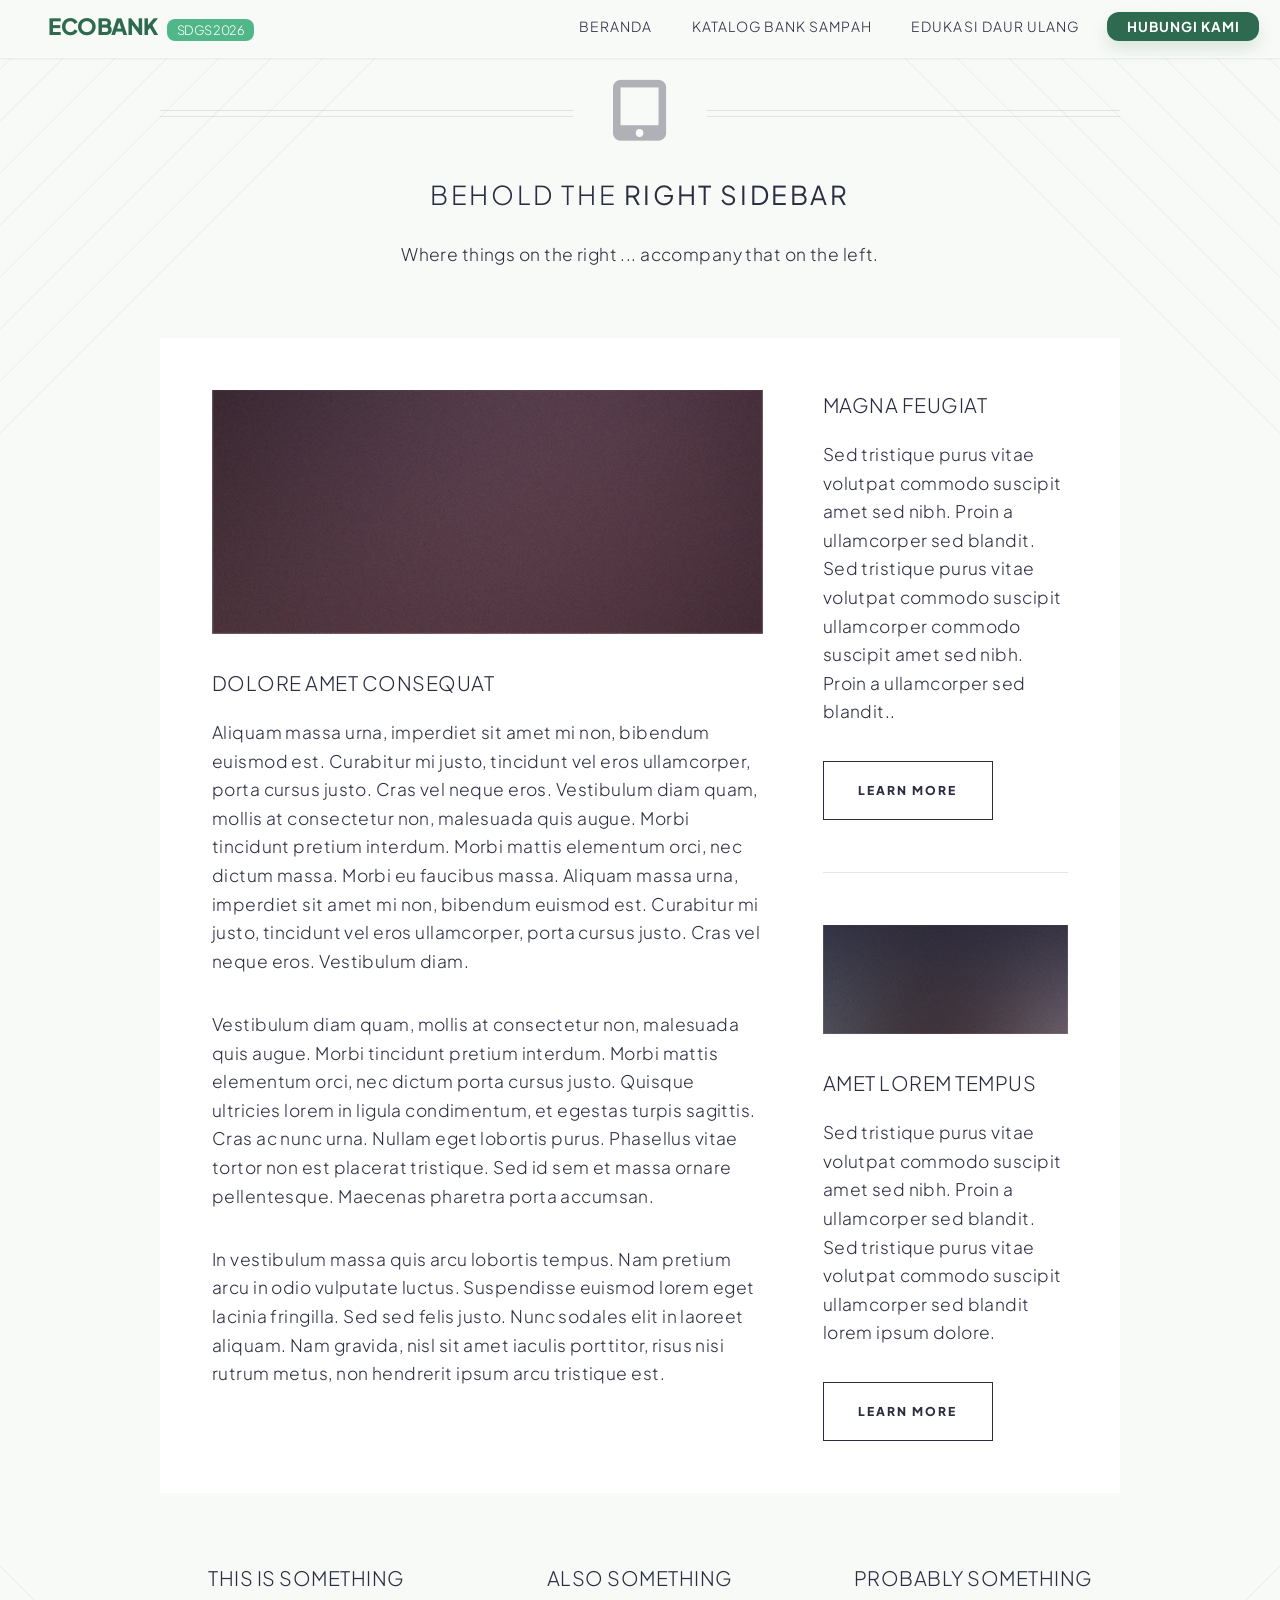
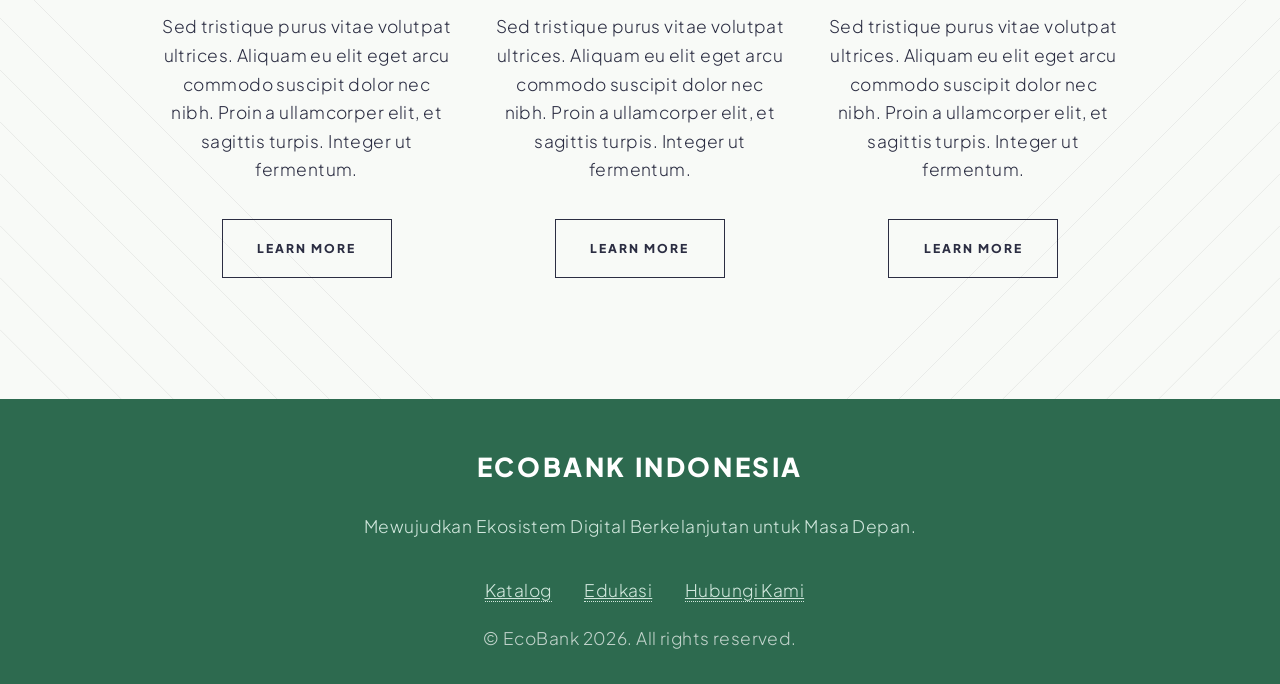
<file: right-sidebar.html>
<!DOCTYPE HTML>
<!--
	Twenty by HTML5 UP
	html5up.net | @ajlkn
	Free for personal and commercial use under the CCA 3.0 license (html5up.net/license)
-->
<html lang="id">
	<head>
		<title>Contoh Tata Letak - EcoBank</title>
		<meta charset="utf-8" />
		<meta name="viewport" content="width=device-width, initial-scale=1" />
		<link rel="stylesheet" href="assets/css/main.css" />
	<noscript><link rel="stylesheet" href="assets/css/noscript.css" /></noscript>
	<link rel="preconnect" href="https://fonts.googleapis.com">
	<link rel="preconnect" href="https://fonts.gstatic.com" crossorigin>
	<link href="https://fonts.googleapis.com/css2?family=Plus+Jakarta+Sans:wght@400;500;600;700;800&display=swap" rel="stylesheet">
	<link rel="stylesheet" href="https://cdnjs.cloudflare.com/ajax/libs/font-awesome/6.0.0/css/all.min.css">
	<link rel="stylesheet" href="assets/css/ecobank.css" />
	</head>
	<body class="right-sidebar is-preload">
		<div id="page-wrapper">

			<!-- Header -->
				<header id="header">
			<h1 id="logo"><a href="index.html">EcoBank <span>SDGs 2026</span></a></h1>
			<nav id="nav">
				<ul>
					<li><a href="index.html">Beranda</a></li>
					<li><a href="index.html#katalog">Katalog Bank Sampah</a></li>
					<li><a href="index.html#edukasi">Edukasi Daur Ulang</a></li>
					<li><a href="contact.html" class="btn-pastel nav-cta">Hubungi Kami</a></li>
				</ul>
			</nav>
		</header>

			<!-- Main -->
				<article id="main">

					<header class="special container">
						<span class="icon solid fa-tablet-alt"></span>
						<h2>Behold the <strong>Right Sidebar</strong></h2>
						<p>Where things on the right ... accompany that on the left.</p>
					</header>

					<!-- One -->
						<section class="wrapper style4 container">

							<div class="row gtr-150">
								<div class="col-8 col-12-narrower">

									<!-- Content -->
										<div class="content">
											<section>
												<a href="#" class="image featured"><img src="images/pic03.jpg" alt="" /></a>
												<header>
													<h3>Dolore Amet Consequat</h3>
												</header>
												<p>Aliquam massa urna, imperdiet sit amet mi non, bibendum euismod est. Curabitur mi justo, tincidunt vel eros ullamcorper, porta cursus justo. Cras vel neque eros. Vestibulum diam quam, mollis at consectetur non, malesuada quis augue. Morbi tincidunt pretium interdum. Morbi mattis elementum orci, nec dictum massa. Morbi eu faucibus massa. Aliquam massa urna, imperdiet sit amet mi non, bibendum euismod est. Curabitur mi justo, tincidunt vel eros ullamcorper, porta cursus justo. Cras vel neque eros. Vestibulum diam.</p>
												<p>Vestibulum diam quam, mollis at consectetur non, malesuada quis augue. Morbi tincidunt pretium interdum. Morbi mattis elementum orci, nec dictum porta cursus justo. Quisque ultricies lorem in ligula condimentum, et egestas turpis sagittis. Cras ac nunc urna. Nullam eget lobortis purus. Phasellus vitae tortor non est placerat tristique. Sed id sem et massa ornare pellentesque. Maecenas pharetra porta accumsan. </p>
												<p>In vestibulum massa quis arcu lobortis tempus. Nam pretium arcu in odio vulputate luctus. Suspendisse euismod lorem eget lacinia fringilla. Sed sed felis justo. Nunc sodales elit in laoreet aliquam. Nam gravida, nisl sit amet iaculis porttitor, risus nisi rutrum metus, non hendrerit ipsum arcu tristique est.</p>
											</section>
										</div>

								</div>
								<div class="col-4 col-12-narrower">

									<!-- Sidebar -->
										<div class="sidebar">
											<section>
												<header>
													<h3>Magna Feugiat</h3>
												</header>
												<p>Sed tristique purus vitae volutpat commodo suscipit amet sed nibh. Proin a ullamcorper sed blandit. Sed tristique purus vitae volutpat commodo suscipit ullamcorper commodo suscipit amet sed nibh. Proin a ullamcorper sed blandit..</p>
												<footer>
													<ul class="buttons">
														<li><a href="#" class="button small">Learn More</a></li>
													</ul>
												</footer>
											</section>

											<section>
												<a href="#" class="image featured"><img src="images/pic04.jpg" alt="" /></a>
												<header>
													<h3>Amet Lorem Tempus</h3>
												</header>
												<p>Sed tristique purus vitae volutpat commodo suscipit amet sed nibh. Proin a ullamcorper sed blandit. Sed tristique purus vitae volutpat commodo suscipit ullamcorper sed blandit lorem ipsum dolore.</p>
												<footer>
													<ul class="buttons">
														<li><a href="#" class="button small">Learn More</a></li>
													</ul>
												</footer>
											</section>
										</div>

								</div>
							</div>
						</section>

					<!-- Two -->
						<section class="wrapper style1 container special">
							<div class="row">
								<div class="col-4 col-12-narrower">

									<section>
										<header>
											<h3>This is Something</h3>
										</header>
										<p>Sed tristique purus vitae volutpat ultrices. Aliquam eu elit eget arcu commodo suscipit dolor nec nibh. Proin a ullamcorper elit, et sagittis turpis. Integer ut fermentum.</p>
										<footer>
											<ul class="buttons">
												<li><a href="#" class="button small">Learn More</a></li>
											</ul>
										</footer>
									</section>

								</div>
								<div class="col-4 col-12-narrower">

									<section>
										<header>
											<h3>Also Something</h3>
										</header>
										<p>Sed tristique purus vitae volutpat ultrices. Aliquam eu elit eget arcu commodo suscipit dolor nec nibh. Proin a ullamcorper elit, et sagittis turpis. Integer ut fermentum.</p>
										<footer>
											<ul class="buttons">
												<li><a href="#" class="button small">Learn More</a></li>
											</ul>
										</footer>
									</section>

								</div>
								<div class="col-4 col-12-narrower">

									<section>
										<header>
											<h3>Probably Something</h3>
										</header>
										<p>Sed tristique purus vitae volutpat ultrices. Aliquam eu elit eget arcu commodo suscipit dolor nec nibh. Proin a ullamcorper elit, et sagittis turpis. Integer ut fermentum.</p>
										<footer>
											<ul class="buttons">
												<li><a href="#" class="button small">Learn More</a></li>
											</ul>
										</footer>
									</section>

								</div>
							</div>
						</section>

				</article>

			<!-- Footer -->
				<footer id="footer" class="site-footer">
			<h2>EcoBank Indonesia</h2>
			<p>Mewujudkan Ekosistem Digital Berkelanjutan untuk Masa Depan.</p>
			<ul class="footer-links"><li><a href="index.html#katalog">Katalog</a></li><li><a href="index.html#edukasi">Edukasi</a></li><li><a href="contact.html">Hubungi Kami</a></li></ul>
			<small>&copy; EcoBank 2026. All rights reserved.</small>
		</footer>

		</div>

		<!-- Scripts -->
			<script src="assets/js/jquery.min.js"></script>
			<script src="assets/js/jquery.dropotron.min.js"></script>
			<script src="assets/js/jquery.scrolly.min.js"></script>
			<script src="assets/js/jquery.scrollex.min.js"></script>
			<script src="assets/js/browser.min.js"></script>
			<script src="assets/js/breakpoints.min.js"></script>
			<script src="assets/js/util.js"></script>
			<script src="assets/js/main.js"></script>

		<script src="assets/js/ecobank.js"></script>
</body>
</html>
</file>
<file: assets/css/noscript.css>
/*
	Twenty by HTML5 UP
	html5up.net | @ajlkn
	Free for personal and commercial use under the CCA 3.0 license (html5up.net/license)
*/

/* Banner */

	#banner .inner {
		opacity: 1;
	}
</file>
<file: assets/css/ecobank.css>
/* EcoBank - gaya bersama (dipindah dari <style> index.html) */
		:root {
			--pastel-bg: #f8faf7;
			--pastel-green: #e2f0d9;
			--pastel-mint: #d1e7dd;
			--pastel-accent: #52b788;
			--pastel-dark: #2d6a4f;
			--pastel-cream: #fffdf9;
			--text-main: #2b2d42;
			--text-sub: #6c757d;
			--glass-bg: rgba(255, 255, 255, 0.75);
			--glass-border: rgba(255, 255, 255, 0.4);
			--shadow-soft: 0 20px 40px rgba(45, 106, 79, 0.08);
		}

		body {
			font-family: 'Plus Jakarta Sans', sans-serif !important;
			background-color: var(--pastel-bg) !important;
			color: var(--text-main) !important;
			overflow-x: hidden;
		}

		/* Custom Header Nav */
		#header {
			background: rgba(248, 250, 247, 0.85) !important;
			backdrop-filter: blur(12px);
			border-bottom: 1px solid var(--glass-border);
			position: fixed !important;
			top: 0;
			left: 0;
			width: 100%;
			z-index: 1000;
			padding: 1rem 3rem !important;
		}

		#header #logo a {
			color: var(--pastel-dark) !important;
			font-weight: 800;
			font-size: 1.4rem;
			letter-spacing: -0.5px;
		}

		#header #logo span {
			background: var(--pastel-accent);
			color: #fff;
			padding: 0.2rem 0.6rem;
			border-radius: 8px;
			font-size: 0.8rem;
			margin-left: 0.4rem;
		}

		/* Hero Banner Modern */
		.hero-modern {
			min-height: 90vh;
			display: flex;
			align-items: center;
			justify-content: space-between;
			padding: 8rem 10% 4rem 10%;
			background: radial-gradient(circle at 10% 20%, #e8f5e9 0%, #f8faf7 90%);
			position: relative;
		}

		.hero-content {
			max-width: 550px;
			z-index: 2;
		}

		.badge-pill {
			display: inline-flex;
			align-items: center;
			gap: 8px;
			background: #e8f5e9;
			color: var(--pastel-dark);
			padding: 8px 16px;
			border-radius: 50px;
			font-size: 0.85rem;
			font-weight: 600;
			margin-bottom: 1.5rem;
			border: 1px solid rgba(82, 183, 136, 0.3);
			animation: fadeIn 1s ease-out;
		}

		.hero-title {
			font-size: 3.2rem !important;
			font-weight: 800 !important;
			line-height: 1.2 !important;
			color: var(--pastel-dark) !important;
			margin-bottom: 1.2rem !important;
		}

		.hero-title span {
			color: var(--pastel-accent);
			position: relative;
		}

		.hero-desc {
			font-size: 1.1rem;
			color: var(--text-sub);
			line-height: 1.6;
			margin-bottom: 2rem;
		}

		/* Interaktif Floating Illustration */
		.hero-visual {
			position: relative;
			z-index: 2;
		}

		.main-card-illus {
			width: 380px;
			height: 420px;
			background: var(--glass-bg);
			backdrop-filter: blur(16px);
			border: 1px solid var(--glass-border);
			border-radius: 30px;
			box-shadow: var(--shadow-soft);
			display: flex;
			flex-direction: column;
			align-items: center;
			justify-content: center;
			padding: 2rem;
			position: relative;
			animation: float 6s ease-in-out infinite;
		}

		.floating-badge {
			position: absolute;
			background: #ffffff;
			padding: 12px 20px;
			border-radius: 16px;
			box-shadow: 0 10px 25px rgba(0,0,0,0.06);
			display: flex;
			align-items: center;
			gap: 12px;
			font-weight: 700;
			font-size: 0.9rem;
			color: var(--pastel-dark);
		}

		.badge-1 {
			top: -20px;
			left: -40px;
			animation: floatSlow 5s ease-in-out infinite;
		}

		.badge-2 {
			bottom: 20px;
			right: -30px;
			animation: floatSlow 7s ease-in-out infinite reverse;
		}

		/* Row Equal Height Fix */
		.equal-height-row {
			display: flex;
			flex-wrap: wrap;
		}

		.equal-height-col {
			display: flex;
			flex-direction: column;
			margin-bottom: 2rem;
		}

		/* Glassmorphism Cards Symmetrical */
		.glass-card {
			background: rgba(255, 255, 255, 0.85) !important;
			backdrop-filter: blur(10px);
			border-radius: 24px !important;
			border: 1px solid var(--glass-border) !important;
			box-shadow: var(--shadow-soft) !important;
			padding: 1.8rem 1.5rem !important;
			transition: all 0.4s cubic-bezier(0.175, 0.885, 0.32, 1.275) !important;
			display: flex;
			flex-direction: column;
			justify-content: space-between;
			height: 100%;
			width: 100%;
		}

		.glass-card:hover {
			transform: translateY(-8px) !important;
			box-shadow: 0 25px 50px rgba(45, 106, 79, 0.12) !important;
			background: #ffffff !important;
		}

		.card-header-box h3 {
			font-weight: 700;
			color: var(--pastel-dark);
			margin: 0 0 0.8rem 0;
			line-height: 1.3;
			font-size: 1.15rem;
		}

		/* Custom Buttons */
		.btn-pastel {
			background: var(--pastel-dark) !important;
			color: #ffffff !important;
			border-radius: 12px !important;
			padding: 0.75rem 1.5rem !important;
			font-weight: 700 !important;
			border: none !important;
			transition: all 0.3s ease !important;
			box-shadow: 0 8px 16px rgba(45, 106, 79, 0.15);
			display: inline-block;
			text-decoration: none;
			cursor: pointer;
		}

		.btn-pastel:hover {
			background: var(--pastel-accent) !important;
			transform: translateY(-2px);
			box-shadow: 0 12px 20px rgba(82, 183, 136, 0.25);
		}

		.btn-outline {
			background: transparent !important;
			color: var(--pastel-dark) !important;
			border: 2px solid var(--pastel-dark) !important;
			border-radius: 12px !important;
			padding: 0.65rem 1.2rem !important;
			font-weight: 700 !important;
			transition: all 0.3s ease !important;
			display: inline-block;
			text-decoration: none;
			cursor: pointer;
		}

		.btn-outline:hover {
			background: var(--pastel-green) !important;
			border-color: var(--pastel-green) !important;
		}

		/* Icon Animations */
		.icon-circle {
			width: 60px;
			height: 60px;
			background: var(--pastel-green);
			color: var(--pastel-dark);
			border-radius: 16px;
			display: flex;
			align-items: center;
			justify-content: center;
			font-size: 1.5rem;
			margin-bottom: 1.2rem;
			transition: transform 0.4s ease;
		}

		.glass-card:hover .icon-circle {
			transform: rotate(12deg) scale(1.08);
			background: var(--pastel-accent);
			color: #fff;
		}

		/* Modal Popup Style */
		.modal-overlay {
			position: fixed;
			top: 0;
			left: 0;
			width: 100%;
			height: 100%;
			background: rgba(43, 45, 66, 0.6);
			backdrop-filter: blur(8px);
			z-index: 2000;
			display: none;
			align-items: center;
			justify-content: center;
			padding: 1.5rem;
		}

		.modal-content {
			background: #ffffff;
			border-radius: 24px;
			max-width: 680px;
			width: 100%;
			padding: 2.5rem 2rem 2rem 2rem;
			position: relative !important;
			box-shadow: 0 25px 50px rgba(0,0,0,0.15);
			animation: zoomIn 0.3s cubic-bezier(0.175, 0.885, 0.32, 1.275);
			max-height: 90vh;
			overflow-y: auto;
		}

		.modal-close {
			position: absolute !important;
			top: 15px !important;
			right: 15px !important;
			background: #f1f5f9 !important;
			border: none !important;
			width: 32px !important;
			height: 32px !important;
			border-radius: 50% !important;
			font-size: 0.9rem !important;
			color: #2d6a4f !important;
			cursor: pointer;
			display: flex !important;
			align-items: center !important;
			justify-content: center !important;
			transition: all 0.2s ease !important;
			padding: 0 !important;
			margin: 0 !important;
			line-height: 1 !important;
			box-shadow: none !important;
		}

		.modal-close:hover {
			background: #e63946 !important;
			color: #ffffff !important;
		}

		.sample-grid {
			display: grid;
			grid-template-columns: 1fr 1fr;
			gap: 1.5rem;
			margin-top: 1.5rem;
		}

		.sample-box {
			background: var(--pastel-bg);
			border-radius: 20px;
			padding: 1.5rem;
			border: 1px solid var(--pastel-mint);
			text-align: center;
		}

		.sample-box img {
			width: 100%;
			height: 160px;
			object-fit: cover;
			border-radius: 12px;
			margin-bottom: 1rem;
		}

		/* Price Table Styling */
		.price-table {
			width: 100%;
			border-collapse: collapse;
			margin-top: 1rem;
		}

		.price-table th, .price-table td {
			padding: 12px;
			text-align: left;
			border-bottom: 1px solid var(--pastel-mint);
			font-size: 0.9rem;
		}

		.price-table th {
			background-color: var(--pastel-green);
			color: var(--pastel-dark);
			font-weight: 700;
		}

		/* Keyframe Animations */
		@keyframes float {
			0%, 100% { transform: translateY(0px); }
			50% { transform: translateY(-18px); }
		}

		@keyframes floatSlow {
			0%, 100% { transform: translateY(0px) rotate(0deg); }
			50% { transform: translateY(-10px) rotate(2deg); }
		}

		@keyframes fadeIn {
			from { opacity: 0; transform: translateY(10px); }
			to { opacity: 1; transform: translateY(0); }
		}

		@keyframes zoomIn {
			from { opacity: 0; transform: scale(0.85); }
			to { opacity: 1; transform: scale(1); }
		}

		/* Section Styling */
		.section-padding {
			padding: 5rem 10%;
		}

		.section-title {
			text-align: center;
			margin-bottom: 3rem;
		}

		.section-title h2 {
			font-size: 2.2rem;
			font-weight: 800;
			color: var(--pastel-dark);
		}

		.section-title p {
			color: var(--text-sub);
			font-size: 1rem;
		}

		/* Responsive Adjustments */
		@media (max-width: 992px) {
			.hero-modern {
				flex-direction: column;
				text-align: center;
				padding-top: 7rem;
			}
			.hero-content {
				max-width: 100%;
			}
			.hero-visual {
				margin-top: 3rem;
			}
			.floating-badge {
				display: none;
			}
			.sample-grid {
				grid-template-columns: 1fr;
			}
		}
	
/* ===== Penyempurnaan bersama (semua halaman) ===== */
[hidden]{display:none!important}
html{scroll-behavior:smooth;scroll-padding-top:5rem}
:focus-visible{outline:3px solid var(--pastel-accent);outline-offset:2px}
@media (prefers-reduced-motion:reduce){*{animation:none!important;transition:none!important;scroll-behavior:auto!important}}
#nav>ul>li>a:not(.btn-pastel){position:relative;color:var(--text-main)}
#nav>ul>li.current>a:not(.btn-pastel){color:var(--pastel-dark);font-weight:700}
#nav>ul>li.current>a:not(.btn-pastel)::after{content:"";position:absolute;left:1rem;right:1rem;bottom:-.35rem;height:2px;background:var(--pastel-accent);border-radius:2px}
.nav-cta{padding:.5rem 1.2rem!important;font-size:.85rem}
.catalog-tools{display:flex;gap:1rem;align-items:center;justify-content:space-between;flex-wrap:wrap;margin-bottom:2rem}
.catalog-tools input{max-width:420px;width:100%;border:1px solid #cfd8d2;border-radius:12px;padding:.8rem 1rem;background:#fff}
.catalog-tools output{color:var(--text-sub);font-size:.9rem}
.empty-state{text-align:center;padding:2.5rem 1rem;color:var(--text-sub)}
.page-hero{text-align:center;padding:9rem 10% 2rem;background:radial-gradient(circle at 10% 20%,#e8f5e9 0%,var(--pastel-bg) 90%)}
.page-hero h2{font-size:2.2rem;font-weight:800;color:var(--pastel-dark)}
.form-card{max-width:640px;margin:0 auto;padding:2rem;background:#fff;border-radius:24px;box-shadow:var(--shadow-soft)}
.field{margin-bottom:1.2rem}
.field label{display:block;font-weight:600;margin-bottom:.4rem}
.field input,.field textarea{width:100%;border:1px solid #cfd8d2;border-radius:12px;padding:.8rem 1rem;background:#fff;font:inherit}
.field [aria-invalid=true]{border-color:#c62828}
.field-error{color:#c62828;font-size:.85rem;min-height:1.1rem;margin-top:.3rem}
.form-status{margin-top:1rem;padding:.8rem 1rem;border-radius:12px}
.form-status:empty{display:none}
.is-ok{background:#e2f0d9;color:#1b4332}
.is-error{background:#fdecea;color:#8a1c1c}
#main{padding-top:5rem}
#footer.site-footer{background:var(--pastel-dark);color:#fff;padding:3rem 10% 2rem;text-align:center}
#footer.site-footer h2{color:#fff;font-weight:800}
#footer.site-footer p{color:var(--pastel-mint)}
.footer-links{list-style:none;padding:0;margin:1.2rem 0;display:flex;gap:1.5rem;justify-content:center;flex-wrap:wrap}
.footer-links a{color:#d1e7dd;text-decoration:underline}
.site-footer small{color:rgba(255,255,255,.7)}
@media (max-width:736px){#header{padding:1rem 1.2rem!important}.hero-title{font-size:2.2rem!important}.section-padding{padding:3.5rem 6%}.form-card{padding:1.4rem}}

#lokasiBtn{padding:.65rem 1.2rem!important;font-size:.9rem}
#lokasiBtn[disabled]{opacity:.6;cursor:progress}
.jarak{display:inline-block;background:var(--pastel-green);color:var(--pastel-dark);padding:4px 10px;border-radius:8px;font-weight:700;font-size:.8rem;margin-bottom:1rem}
</file>
<file: assets/css/main.css>
@import url("fontawesome-all.min.css");
@import url("https://fonts.googleapis.com/css?family=Lato:300,400,900");

/*
	Twenty by HTML5 UP
	html5up.net | @ajlkn
	Free for personal and commercial use under the CCA 3.0 license (html5up.net/license)
*/

html, body, div, span, applet, object,
iframe, h1, h2, h3, h4, h5, h6, p, blockquote,
pre, a, abbr, acronym, address, big, cite,
code, del, dfn, em, img, ins, kbd, q, s, samp,
small, strike, strong, sub, sup, tt, var, b,
u, i, center, dl, dt, dd, ol, ul, li, fieldset,
form, label, legend, table, caption, tbody,
tfoot, thead, tr, th, td, article, aside,
canvas, details, embed, figure, figcaption,
footer, header, hgroup, menu, nav, output, ruby,
section, summary, time, mark, audio, video {
	margin: 0;
	padding: 0;
	border: 0;
	font-size: 100%;
	font: inherit;
	vertical-align: baseline;}

article, aside, details, figcaption, figure,
footer, header, hgroup, menu, nav, section {
	display: block;}

body {
	line-height: 1;
}

ol, ul {
	list-style: none;
}

blockquote, q {
	quotes: none;
}

	blockquote:before, blockquote:after, q:before, q:after {
		content: '';
		content: none;
	}

table {
	border-collapse: collapse;
	border-spacing: 0;
}

body {
	-webkit-text-size-adjust: none;
}

mark {
	background-color: transparent;
	color: inherit;
}

input::-moz-focus-inner {
	border: 0;
	padding: 0;
}

input, select, textarea {
	-moz-appearance: none;
	-webkit-appearance: none;
	-ms-appearance: none;
	appearance: none;
}

/* Basic */

	html {
		box-sizing: border-box;
	}

	*, *:before, *:after {
		box-sizing: inherit;
	}

	body {
		background: #f3f6fa;
	}

		body.is-preload *, body.is-preload *:before, body.is-preload *:after {
			-moz-animation: none !important;
			-webkit-animation: none !important;
			-ms-animation: none !important;
			animation: none !important;
			-moz-transition: none !important;
			-webkit-transition: none !important;
			-ms-transition: none !important;
			transition: none !important;
		}

	body, input, select, textarea {
		color: #7c8081;
		font-family: 'Lato', sans-serif;
		font-size: 15pt;
		font-weight: 300;
		letter-spacing: 0.025em;
		line-height: 1.75em;
	}

	a {
		-moz-transition: color 0.2s ease-in-out, border-color 0.2s ease-in-out, background-color 0.2s ease-in-out;
		-webkit-transition: color 0.2s ease-in-out, border-color 0.2s ease-in-out, background-color 0.2s ease-in-out;
		-ms-transition: color 0.2s ease-in-out, border-color 0.2s ease-in-out, background-color 0.2s ease-in-out;
		transition: color 0.2s ease-in-out, border-color 0.2s ease-in-out, background-color 0.2s ease-in-out;
		color: #3fb1a3;
		text-decoration: none;
		border-bottom: dotted 1px;
	}

		a:hover {
			border-bottom-color: transparent;
		}

	strong, b {
		font-weight: 400;
	}

	p, ul, ol, dl, table, blockquote {
		margin: 0 0 2em 0;
	}

	h1, h2, h3, h4, h5, h6 {
		color: inherit;
		font-weight: 300;
		line-height: 1.75em;
		margin-bottom: 1em;
		text-transform: uppercase;
	}

		h1 a, h2 a, h3 a, h4 a, h5 a, h6 a {
			color: inherit;
			text-decoration: none;
			border: 0;
		}

	h2 {
		font-size: 1.5em;
		letter-spacing: 0.1em;
	}

	h3 {
		font-size: 1.15em;
		letter-spacing: 0.025em;
	}

	sub {
		font-size: 0.8em;
		position: relative;
		top: 0.5em;
	}

	sup {
		font-size: 0.8em;
		position: relative;
		top: -0.5em;
	}

	hr {
		border-top: solid 1px rgba(124, 128, 129, 0.2);
		border: 0;
		margin-bottom: 1.5em;
	}

	blockquote {
		border-left: solid 0.5em rgba(124, 128, 129, 0.2);
		font-style: italic;
		padding: 1em 0 1em 2em;
	}

/* Container */

	.container {
		margin: 0 auto;
		max-width: 100%;
		width: 1400px;
	}

		.container.medium {
			width: 1050px;
		}

		@media screen and (max-width: 1680px) {

			.container {
				width: 1200px;
			}

				.container.medium {
					width: 900px;
				}

		}

		@media screen and (max-width: 1280px) {

			.container {
				width: 960px;
			}

				.container.medium {
					width: 735px;
				}

		}

		@media screen and (max-width: 980px) {

			.container {
				width: 95%;
			}

				.container.medium {
					width: 71.25%;
				}

		}

		@media screen and (max-width: 840px) {

			.container {
				width: 95%;
			}

				.container.medium {
					width: 95%;
				}

		}

		@media screen and (max-width: 736px) {

			.container {
				width: 100%;
			}

				.container.medium {
					width: 100%;
				}

		}

/* Row */

	.row {
		display: flex;
		flex-wrap: wrap;
		box-sizing: border-box;
		align-items: stretch;
	}

		.row > * {
			box-sizing: border-box;
		}

		.row.gtr-uniform > * > :last-child {
			margin-bottom: 0;
		}

		.row.aln-left {
			justify-content: flex-start;
		}

		.row.aln-center {
			justify-content: center;
		}

		.row.aln-right {
			justify-content: flex-end;
		}

		.row.aln-top {
			align-items: flex-start;
		}

		.row.aln-middle {
			align-items: center;
		}

		.row.aln-bottom {
			align-items: flex-end;
		}

		.row > .imp {
			order: -1;
		}

		.row > .col-1 {
			width: 8.33333%;
		}

		.row > .off-1 {
			margin-left: 8.33333%;
		}

		.row > .col-2 {
			width: 16.66667%;
		}

		.row > .off-2 {
			margin-left: 16.66667%;
		}

		.row > .col-3 {
			width: 25%;
		}

		.row > .off-3 {
			margin-left: 25%;
		}

		.row > .col-4 {
			width: 33.33333%;
		}

		.row > .off-4 {
			margin-left: 33.33333%;
		}

		.row > .col-5 {
			width: 41.66667%;
		}

		.row > .off-5 {
			margin-left: 41.66667%;
		}

		.row > .col-6 {
			width: 50%;
		}

		.row > .off-6 {
			margin-left: 50%;
		}

		.row > .col-7 {
			width: 58.33333%;
		}

		.row > .off-7 {
			margin-left: 58.33333%;
		}

		.row > .col-8 {
			width: 66.66667%;
		}

		.row > .off-8 {
			margin-left: 66.66667%;
		}

		.row > .col-9 {
			width: 75%;
		}

		.row > .off-9 {
			margin-left: 75%;
		}

		.row > .col-10 {
			width: 83.33333%;
		}

		.row > .off-10 {
			margin-left: 83.33333%;
		}

		.row > .col-11 {
			width: 91.66667%;
		}

		.row > .off-11 {
			margin-left: 91.66667%;
		}

		.row > .col-12 {
			width: 100%;
		}

		.row > .off-12 {
			margin-left: 100%;
		}

		.row.gtr-0 {
			margin-top: 0px;
			margin-left: 0px;
		}

			.row.gtr-0 > * {
				padding: 0px 0 0 0px;
			}

			.row.gtr-0.gtr-uniform {
				margin-top: 0px;
			}

				.row.gtr-0.gtr-uniform > * {
					padding-top: 0px;
				}

		.row.gtr-25 {
			margin-top: -12.5px;
			margin-left: -12.5px;
		}

			.row.gtr-25 > * {
				padding: 12.5px 0 0 12.5px;
			}

			.row.gtr-25.gtr-uniform {
				margin-top: -12.5px;
			}

				.row.gtr-25.gtr-uniform > * {
					padding-top: 12.5px;
				}

		.row.gtr-50 {
			margin-top: -25px;
			margin-left: -25px;
		}

			.row.gtr-50 > * {
				padding: 25px 0 0 25px;
			}

			.row.gtr-50.gtr-uniform {
				margin-top: -25px;
			}

				.row.gtr-50.gtr-uniform > * {
					padding-top: 25px;
				}

		.row {
			margin-top: -50px;
			margin-left: -50px;
		}

			.row > * {
				padding: 50px 0 0 50px;
			}

			.row.gtr-uniform {
				margin-top: -50px;
			}

				.row.gtr-uniform > * {
					padding-top: 50px;
				}

		.row.gtr-150 {
			margin-top: -75px;
			margin-left: -75px;
		}

			.row.gtr-150 > * {
				padding: 75px 0 0 75px;
			}

			.row.gtr-150.gtr-uniform {
				margin-top: -75px;
			}

				.row.gtr-150.gtr-uniform > * {
					padding-top: 75px;
				}

		.row.gtr-200 {
			margin-top: -100px;
			margin-left: -100px;
		}

			.row.gtr-200 > * {
				padding: 100px 0 0 100px;
			}

			.row.gtr-200.gtr-uniform {
				margin-top: -100px;
			}

				.row.gtr-200.gtr-uniform > * {
					padding-top: 100px;
				}

		@media screen and (max-width: 1680px) {

			.row {
				display: flex;
				flex-wrap: wrap;
				box-sizing: border-box;
				align-items: stretch;
			}

				.row > * {
					box-sizing: border-box;
				}

				.row.gtr-uniform > * > :last-child {
					margin-bottom: 0;
				}

				.row.aln-left {
					justify-content: flex-start;
				}

				.row.aln-center {
					justify-content: center;
				}

				.row.aln-right {
					justify-content: flex-end;
				}

				.row.aln-top {
					align-items: flex-start;
				}

				.row.aln-middle {
					align-items: center;
				}

				.row.aln-bottom {
					align-items: flex-end;
				}

				.row > .imp-wide {
					order: -1;
				}

				.row > .col-1-wide {
					width: 8.33333%;
				}

				.row > .off-1-wide {
					margin-left: 8.33333%;
				}

				.row > .col-2-wide {
					width: 16.66667%;
				}

				.row > .off-2-wide {
					margin-left: 16.66667%;
				}

				.row > .col-3-wide {
					width: 25%;
				}

				.row > .off-3-wide {
					margin-left: 25%;
				}

				.row > .col-4-wide {
					width: 33.33333%;
				}

				.row > .off-4-wide {
					margin-left: 33.33333%;
				}

				.row > .col-5-wide {
					width: 41.66667%;
				}

				.row > .off-5-wide {
					margin-left: 41.66667%;
				}

				.row > .col-6-wide {
					width: 50%;
				}

				.row > .off-6-wide {
					margin-left: 50%;
				}

				.row > .col-7-wide {
					width: 58.33333%;
				}

				.row > .off-7-wide {
					margin-left: 58.33333%;
				}

				.row > .col-8-wide {
					width: 66.66667%;
				}

				.row > .off-8-wide {
					margin-left: 66.66667%;
				}

				.row > .col-9-wide {
					width: 75%;
				}

				.row > .off-9-wide {
					margin-left: 75%;
				}

				.row > .col-10-wide {
					width: 83.33333%;
				}

				.row > .off-10-wide {
					margin-left: 83.33333%;
				}

				.row > .col-11-wide {
					width: 91.66667%;
				}

				.row > .off-11-wide {
					margin-left: 91.66667%;
				}

				.row > .col-12-wide {
					width: 100%;
				}

				.row > .off-12-wide {
					margin-left: 100%;
				}

				.row.gtr-0 {
					margin-top: 0px;
					margin-left: 0px;
				}

					.row.gtr-0 > * {
						padding: 0px 0 0 0px;
					}

					.row.gtr-0.gtr-uniform {
						margin-top: 0px;
					}

						.row.gtr-0.gtr-uniform > * {
							padding-top: 0px;
						}

				.row.gtr-25 {
					margin-top: -10px;
					margin-left: -10px;
				}

					.row.gtr-25 > * {
						padding: 10px 0 0 10px;
					}

					.row.gtr-25.gtr-uniform {
						margin-top: -10px;
					}

						.row.gtr-25.gtr-uniform > * {
							padding-top: 10px;
						}

				.row.gtr-50 {
					margin-top: -20px;
					margin-left: -20px;
				}

					.row.gtr-50 > * {
						padding: 20px 0 0 20px;
					}

					.row.gtr-50.gtr-uniform {
						margin-top: -20px;
					}

						.row.gtr-50.gtr-uniform > * {
							padding-top: 20px;
						}

				.row {
					margin-top: -40px;
					margin-left: -40px;
				}

					.row > * {
						padding: 40px 0 0 40px;
					}

					.row.gtr-uniform {
						margin-top: -40px;
					}

						.row.gtr-uniform > * {
							padding-top: 40px;
						}

				.row.gtr-150 {
					margin-top: -60px;
					margin-left: -60px;
				}

					.row.gtr-150 > * {
						padding: 60px 0 0 60px;
					}

					.row.gtr-150.gtr-uniform {
						margin-top: -60px;
					}

						.row.gtr-150.gtr-uniform > * {
							padding-top: 60px;
						}

				.row.gtr-200 {
					margin-top: -80px;
					margin-left: -80px;
				}

					.row.gtr-200 > * {
						padding: 80px 0 0 80px;
					}

					.row.gtr-200.gtr-uniform {
						margin-top: -80px;
					}

						.row.gtr-200.gtr-uniform > * {
							padding-top: 80px;
						}

		}

		@media screen and (max-width: 1280px) {

			.row {
				display: flex;
				flex-wrap: wrap;
				box-sizing: border-box;
				align-items: stretch;
			}

				.row > * {
					box-sizing: border-box;
				}

				.row.gtr-uniform > * > :last-child {
					margin-bottom: 0;
				}

				.row.aln-left {
					justify-content: flex-start;
				}

				.row.aln-center {
					justify-content: center;
				}

				.row.aln-right {
					justify-content: flex-end;
				}

				.row.aln-top {
					align-items: flex-start;
				}

				.row.aln-middle {
					align-items: center;
				}

				.row.aln-bottom {
					align-items: flex-end;
				}

				.row > .imp-normal {
					order: -1;
				}

				.row > .col-1-normal {
					width: 8.33333%;
				}

				.row > .off-1-normal {
					margin-left: 8.33333%;
				}

				.row > .col-2-normal {
					width: 16.66667%;
				}

				.row > .off-2-normal {
					margin-left: 16.66667%;
				}

				.row > .col-3-normal {
					width: 25%;
				}

				.row > .off-3-normal {
					margin-left: 25%;
				}

				.row > .col-4-normal {
					width: 33.33333%;
				}

				.row > .off-4-normal {
					margin-left: 33.33333%;
				}

				.row > .col-5-normal {
					width: 41.66667%;
				}

				.row > .off-5-normal {
					margin-left: 41.66667%;
				}

				.row > .col-6-normal {
					width: 50%;
				}

				.row > .off-6-normal {
					margin-left: 50%;
				}

				.row > .col-7-normal {
					width: 58.33333%;
				}

				.row > .off-7-normal {
					margin-left: 58.33333%;
				}

				.row > .col-8-normal {
					width: 66.66667%;
				}

				.row > .off-8-normal {
					margin-left: 66.66667%;
				}

				.row > .col-9-normal {
					width: 75%;
				}

				.row > .off-9-normal {
					margin-left: 75%;
				}

				.row > .col-10-normal {
					width: 83.33333%;
				}

				.row > .off-10-normal {
					margin-left: 83.33333%;
				}

				.row > .col-11-normal {
					width: 91.66667%;
				}

				.row > .off-11-normal {
					margin-left: 91.66667%;
				}

				.row > .col-12-normal {
					width: 100%;
				}

				.row > .off-12-normal {
					margin-left: 100%;
				}

				.row.gtr-0 {
					margin-top: 0px;
					margin-left: 0px;
				}

					.row.gtr-0 > * {
						padding: 0px 0 0 0px;
					}

					.row.gtr-0.gtr-uniform {
						margin-top: 0px;
					}

						.row.gtr-0.gtr-uniform > * {
							padding-top: 0px;
						}

				.row.gtr-25 {
					margin-top: -10px;
					margin-left: -10px;
				}

					.row.gtr-25 > * {
						padding: 10px 0 0 10px;
					}

					.row.gtr-25.gtr-uniform {
						margin-top: -10px;
					}

						.row.gtr-25.gtr-uniform > * {
							padding-top: 10px;
						}

				.row.gtr-50 {
					margin-top: -20px;
					margin-left: -20px;
				}

					.row.gtr-50 > * {
						padding: 20px 0 0 20px;
					}

					.row.gtr-50.gtr-uniform {
						margin-top: -20px;
					}

						.row.gtr-50.gtr-uniform > * {
							padding-top: 20px;
						}

				.row {
					margin-top: -40px;
					margin-left: -40px;
				}

					.row > * {
						padding: 40px 0 0 40px;
					}

					.row.gtr-uniform {
						margin-top: -40px;
					}

						.row.gtr-uniform > * {
							padding-top: 40px;
						}

				.row.gtr-150 {
					margin-top: -60px;
					margin-left: -60px;
				}

					.row.gtr-150 > * {
						padding: 60px 0 0 60px;
					}

					.row.gtr-150.gtr-uniform {
						margin-top: -60px;
					}

						.row.gtr-150.gtr-uniform > * {
							padding-top: 60px;
						}

				.row.gtr-200 {
					margin-top: -80px;
					margin-left: -80px;
				}

					.row.gtr-200 > * {
						padding: 80px 0 0 80px;
					}

					.row.gtr-200.gtr-uniform {
						margin-top: -80px;
					}

						.row.gtr-200.gtr-uniform > * {
							padding-top: 80px;
						}

		}

		@media screen and (max-width: 980px) {

			.row {
				display: flex;
				flex-wrap: wrap;
				box-sizing: border-box;
				align-items: stretch;
			}

				.row > * {
					box-sizing: border-box;
				}

				.row.gtr-uniform > * > :last-child {
					margin-bottom: 0;
				}

				.row.aln-left {
					justify-content: flex-start;
				}

				.row.aln-center {
					justify-content: center;
				}

				.row.aln-right {
					justify-content: flex-end;
				}

				.row.aln-top {
					align-items: flex-start;
				}

				.row.aln-middle {
					align-items: center;
				}

				.row.aln-bottom {
					align-items: flex-end;
				}

				.row > .imp-narrow {
					order: -1;
				}

				.row > .col-1-narrow {
					width: 8.33333%;
				}

				.row > .off-1-narrow {
					margin-left: 8.33333%;
				}

				.row > .col-2-narrow {
					width: 16.66667%;
				}

				.row > .off-2-narrow {
					margin-left: 16.66667%;
				}

				.row > .col-3-narrow {
					width: 25%;
				}

				.row > .off-3-narrow {
					margin-left: 25%;
				}

				.row > .col-4-narrow {
					width: 33.33333%;
				}

				.row > .off-4-narrow {
					margin-left: 33.33333%;
				}

				.row > .col-5-narrow {
					width: 41.66667%;
				}

				.row > .off-5-narrow {
					margin-left: 41.66667%;
				}

				.row > .col-6-narrow {
					width: 50%;
				}

				.row > .off-6-narrow {
					margin-left: 50%;
				}

				.row > .col-7-narrow {
					width: 58.33333%;
				}

				.row > .off-7-narrow {
					margin-left: 58.33333%;
				}

				.row > .col-8-narrow {
					width: 66.66667%;
				}

				.row > .off-8-narrow {
					margin-left: 66.66667%;
				}

				.row > .col-9-narrow {
					width: 75%;
				}

				.row > .off-9-narrow {
					margin-left: 75%;
				}

				.row > .col-10-narrow {
					width: 83.33333%;
				}

				.row > .off-10-narrow {
					margin-left: 83.33333%;
				}

				.row > .col-11-narrow {
					width: 91.66667%;
				}

				.row > .off-11-narrow {
					margin-left: 91.66667%;
				}

				.row > .col-12-narrow {
					width: 100%;
				}

				.row > .off-12-narrow {
					margin-left: 100%;
				}

				.row.gtr-0 {
					margin-top: 0px;
					margin-left: 0px;
				}

					.row.gtr-0 > * {
						padding: 0px 0 0 0px;
					}

					.row.gtr-0.gtr-uniform {
						margin-top: 0px;
					}

						.row.gtr-0.gtr-uniform > * {
							padding-top: 0px;
						}

				.row.gtr-25 {
					margin-top: -7.5px;
					margin-left: -7.5px;
				}

					.row.gtr-25 > * {
						padding: 7.5px 0 0 7.5px;
					}

					.row.gtr-25.gtr-uniform {
						margin-top: -7.5px;
					}

						.row.gtr-25.gtr-uniform > * {
							padding-top: 7.5px;
						}

				.row.gtr-50 {
					margin-top: -15px;
					margin-left: -15px;
				}

					.row.gtr-50 > * {
						padding: 15px 0 0 15px;
					}

					.row.gtr-50.gtr-uniform {
						margin-top: -15px;
					}

						.row.gtr-50.gtr-uniform > * {
							padding-top: 15px;
						}

				.row {
					margin-top: -30px;
					margin-left: -30px;
				}

					.row > * {
						padding: 30px 0 0 30px;
					}

					.row.gtr-uniform {
						margin-top: -30px;
					}

						.row.gtr-uniform > * {
							padding-top: 30px;
						}

				.row.gtr-150 {
					margin-top: -45px;
					margin-left: -45px;
				}

					.row.gtr-150 > * {
						padding: 45px 0 0 45px;
					}

					.row.gtr-150.gtr-uniform {
						margin-top: -45px;
					}

						.row.gtr-150.gtr-uniform > * {
							padding-top: 45px;
						}

				.row.gtr-200 {
					margin-top: -60px;
					margin-left: -60px;
				}

					.row.gtr-200 > * {
						padding: 60px 0 0 60px;
					}

					.row.gtr-200.gtr-uniform {
						margin-top: -60px;
					}

						.row.gtr-200.gtr-uniform > * {
							padding-top: 60px;
						}

		}

		@media screen and (max-width: 840px) {

			.row {
				display: flex;
				flex-wrap: wrap;
				box-sizing: border-box;
				align-items: stretch;
			}

				.row > * {
					box-sizing: border-box;
				}

				.row.gtr-uniform > * > :last-child {
					margin-bottom: 0;
				}

				.row.aln-left {
					justify-content: flex-start;
				}

				.row.aln-center {
					justify-content: center;
				}

				.row.aln-right {
					justify-content: flex-end;
				}

				.row.aln-top {
					align-items: flex-start;
				}

				.row.aln-middle {
					align-items: center;
				}

				.row.aln-bottom {
					align-items: flex-end;
				}

				.row > .imp-narrower {
					order: -1;
				}

				.row > .col-1-narrower {
					width: 8.33333%;
				}

				.row > .off-1-narrower {
					margin-left: 8.33333%;
				}

				.row > .col-2-narrower {
					width: 16.66667%;
				}

				.row > .off-2-narrower {
					margin-left: 16.66667%;
				}

				.row > .col-3-narrower {
					width: 25%;
				}

				.row > .off-3-narrower {
					margin-left: 25%;
				}

				.row > .col-4-narrower {
					width: 33.33333%;
				}

				.row > .off-4-narrower {
					margin-left: 33.33333%;
				}

				.row > .col-5-narrower {
					width: 41.66667%;
				}

				.row > .off-5-narrower {
					margin-left: 41.66667%;
				}

				.row > .col-6-narrower {
					width: 50%;
				}

				.row > .off-6-narrower {
					margin-left: 50%;
				}

				.row > .col-7-narrower {
					width: 58.33333%;
				}

				.row > .off-7-narrower {
					margin-left: 58.33333%;
				}

				.row > .col-8-narrower {
					width: 66.66667%;
				}

				.row > .off-8-narrower {
					margin-left: 66.66667%;
				}

				.row > .col-9-narrower {
					width: 75%;
				}

				.row > .off-9-narrower {
					margin-left: 75%;
				}

				.row > .col-10-narrower {
					width: 83.33333%;
				}

				.row > .off-10-narrower {
					margin-left: 83.33333%;
				}

				.row > .col-11-narrower {
					width: 91.66667%;
				}

				.row > .off-11-narrower {
					margin-left: 91.66667%;
				}

				.row > .col-12-narrower {
					width: 100%;
				}

				.row > .off-12-narrower {
					margin-left: 100%;
				}

				.row.gtr-0 {
					margin-top: 0px;
					margin-left: 0px;
				}

					.row.gtr-0 > * {
						padding: 0px 0 0 0px;
					}

					.row.gtr-0.gtr-uniform {
						margin-top: 0px;
					}

						.row.gtr-0.gtr-uniform > * {
							padding-top: 0px;
						}

				.row.gtr-25 {
					margin-top: -7.5px;
					margin-left: -7.5px;
				}

					.row.gtr-25 > * {
						padding: 7.5px 0 0 7.5px;
					}

					.row.gtr-25.gtr-uniform {
						margin-top: -7.5px;
					}

						.row.gtr-25.gtr-uniform > * {
							padding-top: 7.5px;
						}

				.row.gtr-50 {
					margin-top: -15px;
					margin-left: -15px;
				}

					.row.gtr-50 > * {
						padding: 15px 0 0 15px;
					}

					.row.gtr-50.gtr-uniform {
						margin-top: -15px;
					}

						.row.gtr-50.gtr-uniform > * {
							padding-top: 15px;
						}

				.row {
					margin-top: -30px;
					margin-left: -30px;
				}

					.row > * {
						padding: 30px 0 0 30px;
					}

					.row.gtr-uniform {
						margin-top: -30px;
					}

						.row.gtr-uniform > * {
							padding-top: 30px;
						}

				.row.gtr-150 {
					margin-top: -45px;
					margin-left: -45px;
				}

					.row.gtr-150 > * {
						padding: 45px 0 0 45px;
					}

					.row.gtr-150.gtr-uniform {
						margin-top: -45px;
					}

						.row.gtr-150.gtr-uniform > * {
							padding-top: 45px;
						}

				.row.gtr-200 {
					margin-top: -60px;
					margin-left: -60px;
				}

					.row.gtr-200 > * {
						padding: 60px 0 0 60px;
					}

					.row.gtr-200.gtr-uniform {
						margin-top: -60px;
					}

						.row.gtr-200.gtr-uniform > * {
							padding-top: 60px;
						}

		}

		@media screen and (max-width: 736px) {

			.row {
				display: flex;
				flex-wrap: wrap;
				box-sizing: border-box;
				align-items: stretch;
			}

				.row > * {
					box-sizing: border-box;
				}

				.row.gtr-uniform > * > :last-child {
					margin-bottom: 0;
				}

				.row.aln-left {
					justify-content: flex-start;
				}

				.row.aln-center {
					justify-content: center;
				}

				.row.aln-right {
					justify-content: flex-end;
				}

				.row.aln-top {
					align-items: flex-start;
				}

				.row.aln-middle {
					align-items: center;
				}

				.row.aln-bottom {
					align-items: flex-end;
				}

				.row > .imp-mobile {
					order: -1;
				}

				.row > .col-1-mobile {
					width: 8.33333%;
				}

				.row > .off-1-mobile {
					margin-left: 8.33333%;
				}

				.row > .col-2-mobile {
					width: 16.66667%;
				}

				.row > .off-2-mobile {
					margin-left: 16.66667%;
				}

				.row > .col-3-mobile {
					width: 25%;
				}

				.row > .off-3-mobile {
					margin-left: 25%;
				}

				.row > .col-4-mobile {
					width: 33.33333%;
				}

				.row > .off-4-mobile {
					margin-left: 33.33333%;
				}

				.row > .col-5-mobile {
					width: 41.66667%;
				}

				.row > .off-5-mobile {
					margin-left: 41.66667%;
				}

				.row > .col-6-mobile {
					width: 50%;
				}

				.row > .off-6-mobile {
					margin-left: 50%;
				}

				.row > .col-7-mobile {
					width: 58.33333%;
				}

				.row > .off-7-mobile {
					margin-left: 58.33333%;
				}

				.row > .col-8-mobile {
					width: 66.66667%;
				}

				.row > .off-8-mobile {
					margin-left: 66.66667%;
				}

				.row > .col-9-mobile {
					width: 75%;
				}

				.row > .off-9-mobile {
					margin-left: 75%;
				}

				.row > .col-10-mobile {
					width: 83.33333%;
				}

				.row > .off-10-mobile {
					margin-left: 83.33333%;
				}

				.row > .col-11-mobile {
					width: 91.66667%;
				}

				.row > .off-11-mobile {
					margin-left: 91.66667%;
				}

				.row > .col-12-mobile {
					width: 100%;
				}

				.row > .off-12-mobile {
					margin-left: 100%;
				}

				.row.gtr-0 {
					margin-top: 0px;
					margin-left: 0px;
				}

					.row.gtr-0 > * {
						padding: 0px 0 0 0px;
					}

					.row.gtr-0.gtr-uniform {
						margin-top: 0px;
					}

						.row.gtr-0.gtr-uniform > * {
							padding-top: 0px;
						}

				.row.gtr-25 {
					margin-top: -7.5px;
					margin-left: -7.5px;
				}

					.row.gtr-25 > * {
						padding: 7.5px 0 0 7.5px;
					}

					.row.gtr-25.gtr-uniform {
						margin-top: -7.5px;
					}

						.row.gtr-25.gtr-uniform > * {
							padding-top: 7.5px;
						}

				.row.gtr-50 {
					margin-top: -15px;
					margin-left: -15px;
				}

					.row.gtr-50 > * {
						padding: 15px 0 0 15px;
					}

					.row.gtr-50.gtr-uniform {
						margin-top: -15px;
					}

						.row.gtr-50.gtr-uniform > * {
							padding-top: 15px;
						}

				.row {
					margin-top: -30px;
					margin-left: -30px;
				}

					.row > * {
						padding: 30px 0 0 30px;
					}

					.row.gtr-uniform {
						margin-top: -30px;
					}

						.row.gtr-uniform > * {
							padding-top: 30px;
						}

				.row.gtr-150 {
					margin-top: -45px;
					margin-left: -45px;
				}

					.row.gtr-150 > * {
						padding: 45px 0 0 45px;
					}

					.row.gtr-150.gtr-uniform {
						margin-top: -45px;
					}

						.row.gtr-150.gtr-uniform > * {
							padding-top: 45px;
						}

				.row.gtr-200 {
					margin-top: -60px;
					margin-left: -60px;
				}

					.row.gtr-200 > * {
						padding: 60px 0 0 60px;
					}

					.row.gtr-200.gtr-uniform {
						margin-top: -60px;
					}

						.row.gtr-200.gtr-uniform > * {
							padding-top: 60px;
						}

		}

/* Section/Article */

	section.special, article.special {
		text-align: center;
	}

	header.major {
		padding-bottom: 2em;
	}

	header.special {
		margin-bottom: 5em;
		padding-top: 7em;
		position: relative;
		text-align: center;
	}

		header.special:before, header.special:after {
			border-bottom: solid 1.5px;
			border-top: solid 1.5px;
			content: '';
			height: 7px;
			opacity: 0.1;
			position: absolute;
			top: 1.75em;
			width: 43%;
		}

		header.special:before {
			left: 0;
		}

		header.special:after {
			right: 0;
		}

		header.special h2 {
			margin-bottom: 0;
		}

		header.special h2 + p {
			margin-bottom: 0;
			padding-top: 1.5em;
		}

		header.special .icon {
			cursor: default;
			height: 7em;
			left: 0;
			position: absolute;
			text-align: center;
			top: 1em;
			width: 100%;
		}

			header.special .icon:before {
				font-size: 3.5em;
				opacity: 0.35;
			}

	footer > :last-child {
		margin-bottom: 0;
	}

	footer.major {
		padding-top: 3em;
	}

/* Form */

	input[type="text"],
	input[type="password"],
	input[type="email"],
	textarea {
		-moz-transition: background-color 0.2s ease-in-out, border-color 0.2s ease-in-out;
		-webkit-transition: background-color 0.2s ease-in-out, border-color 0.2s ease-in-out;
		-ms-transition: background-color 0.2s ease-in-out, border-color 0.2s ease-in-out;
		transition: background-color 0.2s ease-in-out, border-color 0.2s ease-in-out;
		-moz-appearance: none;
		-webkit-appearance: none;
		-ms-appearance: none;
		appearance: none;
		background: none;
		border: solid 1px rgba(124, 128, 129, 0.2);
		border-radius: 0;
		color: inherit;
		display: block;
		padding: 0.75em;
		text-decoration: none;
		width: 100%;
		outline: 0;
	}

		input[type="text"]:focus,
		input[type="password"]:focus,
		input[type="email"]:focus,
		textarea:focus {
			border-color: #83d3c9;
		}

	input[type="text"],
	input[type="password"],
	input[type="email"] {
		line-height: 1em;
	}

	::-webkit-input-placeholder {
		color: inherit;
		opacity: 0.5;
		position: relative;
		top: 3px;
	}

	:-moz-placeholder {
		color: inherit;
		opacity: 0.5;
	}

	::-moz-placeholder {
		color: inherit;
		opacity: 0.5;
	}

	:-ms-input-placeholder {
		color: inherit;
		opacity: 0.5;
	}

/* Image */

	.image {
		border: 0;
		position: relative;
	}

		.image:before {
			background: url("images/overlay.png");
			content: '';
			height: 100%;
			left: 0;
			position: absolute;
			top: 0;
			width: 100%;
		}

		.image.fit {
			display: block;
		}

			.image.fit img {
				display: block;
				width: 100%;
			}

		.image.featured {
			display: block;
			margin: 0 0 2em 0;
		}

			.image.featured img {
				display: block;
				width: 100%;
			}

/* Icon */

	.icon {
		text-decoration: none;
		position: relative;
	}

		.icon:before {
			-moz-osx-font-smoothing: grayscale;
			-webkit-font-smoothing: antialiased;
			display: inline-block;
			font-style: normal;
			font-variant: normal;
			text-rendering: auto;
			line-height: 1;
			text-transform: none !important;
			font-family: 'Font Awesome 5 Free';
			font-weight: 400;
		}

		.icon.solid:before {
			font-weight: 900;
		}

		.icon:before {
			line-height: inherit;
		}

		.icon.brands:before {
			font-family: 'Font Awesome 5 Brands';
		}

		.icon.circle {
			-moz-transition: all 0.2s ease-in-out;
			-webkit-transition: all 0.2s ease-in-out;
			-ms-transition: all 0.2s ease-in-out;
			transition: all 0.2s ease-in-out;
			border: 0;
			border-radius: 100%;
			display: inline-block;
			font-size: 1.25em;
			height: 2.25em;
			left: 0;
			line-height: 2.25em;
			text-align: center;
			text-decoration: none;
			top: 0;
			width: 2.25em;
		}

			.icon.circle:hover {
				top: -0.2em;
			}

			.icon.circle.fa-twitter {
				background: #70aecd;
				color: #fff;
			}

				.icon.circle.fa-twitter:hover {
					background: #7fb7d2;
				}

			.icon.circle.fa-facebook-f {
				background: #7490c3;
				color: #fff;
			}

				.icon.circle.fa-facebook-f:hover {
					background: #829bc9;
				}

			.icon.circle.fa-google-plus-g {
				background: #db6b67;
				color: #fff;
			}

				.icon.circle.fa-google-plus-g:hover {
					background: #df7b77;
				}

			.icon.circle.fa-github {
				background: #dcad8b;
				color: #fff;
			}

				.icon.circle.fa-github:hover {
					background: #e1b89b;
				}

			.icon.circle.fa-dribbble {
				background: #da83ae;
				color: #fff;
			}

				.icon.circle.fa-dribbble:hover {
					background: #df93b8;
				}

		.icon.featured {
			cursor: default;
			display: block;
			margin: 0 0 1.5em 0;
			opacity: 0.35;
			text-align: center;
		}

			.icon.featured:before {
				font-size: 5em;
				line-height: 1em;
			}

		.icon > .label {
			display: none;
		}

/* List */

	ol {
		list-style: decimal;
		padding-left: 1.25em;
	}

		ol li {
			padding-left: 0.25em;
		}

	ul {
		list-style: disc;
		padding-left: 1em;
	}

		ul li {
			padding-left: 0.5em;
		}

/* Icons */

	ul.icons {
		list-style: none;
		padding-left: 0;
		cursor: default;
	}

		ul.icons li {
			display: inline-block;
			line-height: 1em;
			padding-left: 0.5em;
		}

			ul.icons li:first-child {
				padding-left: 0;
			}

/* Featured Icons */

	ul.featured-icons {
		cursor: default;
		margin: -0.75em 0 0 0;
		opacity: 0.35;
		overflow: hidden;
		position: relative;
		list-style: none;
		padding-left: 0;
	}

		ul.featured-icons li {
			display: block;
			float: left;
			text-align: center;
			width: 50%;
			padding-left: 0;
			margin-bottom: 1em;
		}

			ul.featured-icons li .icon {
				display: inline-block;
				font-size: 5.5em;
				height: 1em;
				line-height: 1.5em;
				width: 1em;
			}

/* Buttons */

	ul.buttons {
		cursor: default;
		list-style: none;
		padding-left: 0;
	}

		ul.buttons:last-child {
			margin-bottom: 0;
		}

		ul.buttons li {
			display: inline-block;
			padding: 0 0 0 1.5em;
		}

			ul.buttons li:first-child {
				padding: 0;
			}

		ul.buttons.stacked li {
			display: block;
			padding: 1.5em 0 0 0;
		}

			ul.buttons.stacked li:first-child {
				padding: 0;
			}

/* Table */

	table {
		width: 100%;
	}

		table.default {
			width: 100%;
		}

			table.default tbody tr {
				border-bottom: solid 1px rgba(124, 128, 129, 0.2);
			}

			table.default td {
				padding: 0.5em 1em 0.5em 1em;
			}

			table.default th {
				font-weight: 400;
				padding: 0.5em 1em 0.5em 1em;
				text-align: left;
			}

			table.default thead {
				background: #7c8081;
				color: #fff;
			}

/* Button */

	input[type="button"],
	input[type="submit"],
	input[type="reset"],
	button,
	.button {
		-moz-appearance: none;
		-webkit-appearance: none;
		-ms-appearance: none;
		appearance: none;
		-moz-transition: color 0.2s ease-in-out, border-color 0.2s ease-in-out, background-color 0.2s ease-in-out;
		-webkit-transition: color 0.2s ease-in-out, border-color 0.2s ease-in-out, background-color 0.2s ease-in-out;
		-ms-transition: color 0.2s ease-in-out, border-color 0.2s ease-in-out, background-color 0.2s ease-in-out;
		transition: color 0.2s ease-in-out, border-color 0.2s ease-in-out, background-color 0.2s ease-in-out;
		background: none;
		border: solid 1px;
		border-radius: 0;
		color: inherit;
		cursor: pointer;
		display: inline-block;
		font-size: 0.8em;
		font-weight: 900;
		letter-spacing: 2px;
		min-width: 18em;
		padding: 0 0.75em;
		line-height: 3.75em;
		text-align: center;
		text-decoration: none;
		text-transform: uppercase;
	}

		input[type="button"]:hover,
		input[type="submit"]:hover,
		input[type="reset"]:hover,
		button:hover,
		.button:hover {
			background: rgba(188, 202, 206, 0.15);
			border-color: inherit;
		}

		input[type="button"].primary,
		input[type="submit"].primary,
		input[type="reset"].primary,
		button.primary,
		.button.primary {
			background: #83d3c9;
			border-color: #83d3c9;
			color: #fff !important;
		}

			input[type="button"].primary:hover,
			input[type="submit"].primary:hover,
			input[type="reset"].primary:hover,
			button.primary:hover,
			.button.primary:hover {
				background: #96dad1 !important;
				border-color: #96dad1 !important;
			}

		input[type="button"].fit,
		input[type="submit"].fit,
		input[type="reset"].fit,
		button.fit,
		.button.fit {
			width: 100%;
		}

		input[type="button"].small,
		input[type="submit"].small,
		input[type="reset"].small,
		button.small,
		.button.small {
			font-size: 0.7em;
			min-width: 14em;
			padding: 0.5em 0;
		}

/* Wrapper */

	.wrapper {
		margin-bottom: 5em;
		padding: 5em;
	}

		.wrapper.style1 {
			padding: 0;
		}

		.wrapper.style2 {
			background-color: #83d3c9;
			background-image: url("images/light-bl.svg"), url("images/light-br.svg");
			background-position: bottom left, bottom right;
			background-repeat: no-repeat, no-repeat;
			background-size: 25em, 25em;
			color: #fff;
		}

			.wrapper.style2 input[type="button"]:hover,
			.wrapper.style2 input[type="submit"]:hover,
			.wrapper.style2 input[type="reset"]:hover,
			.wrapper.style2 button:hover,
			.wrapper.style2 .button:hover {
				background: rgba(255, 255, 255, 0.15) !important;
			}

			.wrapper.style2 input[type="button"].primary,
			.wrapper.style2 input[type="submit"].primary,
			.wrapper.style2 input[type="reset"].primary,
			.wrapper.style2 button.primary,
			.wrapper.style2 .button.primary {
				background: #fff;
				border-color: #fff;
				color: #83d3c9 !important;
			}

				.wrapper.style2 input[type="button"].primary:hover,
				.wrapper.style2 input[type="submit"].primary:hover,
				.wrapper.style2 input[type="reset"].primary:hover,
				.wrapper.style2 button.primary:hover,
				.wrapper.style2 .button.primary:hover {
					border-color: inherit !important;
					color: #fff !important;
				}

		.wrapper.style3 {
			background: #fff;
			color: inherit;
		}

		.wrapper.style4 {
			background: #fff;
			color: inherit;
			padding: 4em;
		}

/* Header */

	@-moz-keyframes reveal-header {
		0% {
			top: -5em;
		}

		100% {
			top: 0;
		}
	}

	@-webkit-keyframes reveal-header {
		0% {
			top: -5em;
		}

		100% {
			top: 0;
		}
	}

	@-ms-keyframes reveal-header {
		0% {
			top: -5em;
		}

		100% {
			top: 0;
		}
	}

	@keyframes reveal-header {
		0% {
			top: -5em;
		}

		100% {
			top: 0;
		}
	}

	#header {
		background: #fff;
		box-shadow: 0 1px 2px 0 rgba(0, 0, 0, 0.075);
		color: inherit;
		cursor: default;
		font-size: 0.8em;
		left: 0;
		padding: 1em 1.5em;
		position: fixed;
		top: 0;
		width: 100%;
		z-index: 10000;
	}

		#header h1 {
			font-weight: 900;
			margin: 0;
		}

			#header h1 span {
				font-weight: 300;
			}

		#header nav {
			letter-spacing: 0.075em;
			position: absolute;
			right: 1.5em;
			text-transform: uppercase;
			top: 0.75em;
		}

			#header nav ul {
				list-style: none;
				padding-left: 0;
			}

				#header nav ul li {
					display: inline-block;
					margin-left: 1.5em;
					padding-left: 0;
				}

					#header nav ul li > ul {
						display: none;
					}

					#header nav ul li a {
						border: solid 1px transparent;
						color: inherit;
						display: inline-block;
						line-height: 1em;
						padding: 0.6em 0.75em;
						text-decoration: none;
					}

					#header nav ul li input[type="button"],
					#header nav ul li input[type="submit"],
					#header nav ul li input[type="reset"],
					#header nav ul li button,
					#header nav ul li .button {
						font-size: 1em;
						min-width: 0;
						width: auto;
					}

					#header nav ul li.submenu > a {
						text-decoration: none;
					}

						#header nav ul li.submenu > a:before {
							-moz-osx-font-smoothing: grayscale;
							-webkit-font-smoothing: antialiased;
							display: inline-block;
							font-style: normal;
							font-variant: normal;
							text-rendering: auto;
							line-height: 1;
							text-transform: none !important;
							font-family: 'Font Awesome 5 Free';
							font-weight: 900;
						}

						#header nav ul li.submenu > a:before {
							content: '\f107';
							margin-right: 0.65em;
						}

					#header nav ul li.active > a, #header nav ul li:hover > a {
						-moz-transition: all 0.2s ease-in-out;
						-webkit-transition: all 0.2s ease-in-out;
						-ms-transition: all 0.2s ease-in-out;
						transition: all 0.2s ease-in-out;
						background: rgba(188, 202, 206, 0.15);
					}

					#header nav ul li.current > a {
						font-weight: 900;
					}

		#header.reveal {
			-moz-animation: reveal-header 0.5s;
			-webkit-animation: reveal-header 0.5s;
			-ms-animation: reveal-header 0.5s;
			animation: reveal-header 0.5s;
		}

		#header.alt {
			-moz-animation: none;
			-webkit-animation: none;
			-ms-animation: none;
			animation: none;
			background: transparent;
			box-shadow: none;
			color: #fff;
			padding: 2em 2.5em;
			position: absolute;
		}

			#header.alt nav {
				right: 2.5em;
				top: 1.75em;
			}

				#header.alt nav ul li.active > a, #header.alt nav ul li:hover > a {
					border: solid 1px;
				}

/* Dropotron */

	.dropotron {
		list-style: none;
		padding-left: 0;
		background: #fff;
		box-shadow: 0 1px 2px 0 rgba(0, 0, 0, 0.075);
		line-height: 2.25em;
		min-width: 13em;
		padding: 1em 0;
		text-transform: uppercase;
		margin-top: calc(-1em + 1px);
	}

		.dropotron.level-0 {
			font-size: 0.7em;
			font-weight: 400;
			margin-top: 1.5em;
		}

			.dropotron.level-0:before {
				border-bottom: solid 0.5em #fff;
				border-left: solid 0.5em transparent;
				border-right: solid 0.5em transparent;
				content: '';
				left: 0.75em;
				position: absolute;
				top: -0.45em;
			}

		.dropotron > li {
			border-top: solid 1px rgba(124, 128, 129, 0.2);
			padding-left: 0;
		}

			.dropotron > li > a {
				-moz-transition: none;
				-webkit-transition: none;
				-ms-transition: none;
				transition: none;
				color: inherit;
				text-decoration: none;
				padding: 0 1em;
				border: 0;
			}

			.dropotron > li:hover > a {
				background: #83d3c9;
				color: #fff;
			}

			.dropotron > li:first-child {
				border-top: 0;
			}

/* Banner */

	@-moz-keyframes reveal-banner {
		0% {
			opacity: 0;
		}

		100% {
			opacity: 1;
		}
	}

	@-webkit-keyframes reveal-banner {
		0% {
			opacity: 0;
		}

		100% {
			opacity: 1;
		}
	}

	@-ms-keyframes reveal-banner {
		0% {
			opacity: 0;
		}

		100% {
			opacity: 1;
		}
	}

	@keyframes reveal-banner {
		0% {
			opacity: 0;
		}

		100% {
			opacity: 1;
		}
	}

	#banner {
		background-attachment: scroll, scroll, scroll, fixed;
		background-color: #645862;
		background-image: url("images/light-bl.svg"), url("images/light-br.svg"), url("images/overlay.png"), url("../../images/banner.jpg");
		background-position: bottom left, bottom right, top left, top center;
		background-repeat: no-repeat, no-repeat, repeat, no-repeat;
		background-size: 25em, 25em, auto, cover;
		color: #fff;
		cursor: default;
		padding: 6em 0;
		text-align: center;
	}

		#banner .inner {
			-moz-animation: reveal-banner 1s 0.25s ease-in-out;
			-webkit-animation: reveal-banner 1s 0.25s ease-in-out;
			-ms-animation: reveal-banner 1s 0.25s ease-in-out;
			animation: reveal-banner 1s 0.25s ease-in-out;
			-moz-animation-fill-mode: forwards;
			-webkit-animation-fill-mode: forwards;
			-ms-animation-fill-mode: forwards;
			animation-fill-mode: forwards;
			background: rgba(52, 27, 43, 0.5);
			color: #fff;
			display: inline-block;
			opacity: 0;
			padding: 3em;
			text-align: center;
		}

			#banner .inner header {
				display: inline-block;
				border-bottom: solid 2px;
				border-top: solid 2px;
				margin: 0 0 2em 0;
				padding: 3px 0 3px 0;
			}

				#banner .inner header h2 {
					border-bottom: solid 2px;
					border-top: solid 2px;
					font-size: 2.5em;
					font-weight: 900;
					letter-spacing: 0.2em;
					margin: 0;
					padding-left: 0.05em;
					position: relative;
					text-transform: uppercase;
				}

			#banner .inner p {
				letter-spacing: 0.1em;
				margin: 0;
				text-transform: uppercase;
			}

				#banner .inner p a {
					color: inherit;
					font-weight: 400;
					text-decoration: none;
				}

			#banner .inner footer {
				margin: 2em 0 0 0;
			}

/* Main */

	#main {
		background-image: url("images/dark-tl.svg"), url("images/dark-tr.svg"), url("images/dark-bl.svg"), url("images/dark-br.svg");
		background-position: top left, top right, bottom left, bottom right;
		background-repeat: no-repeat;
		background-size: 25em;
		padding: 7em 0;
	}

		#main > :last-child {
			margin-bottom: 0;
		}

		#main .sidebar section {
			border-top: solid 1px rgba(124, 128, 129, 0.2);
			margin: 3em 0 0 0;
			padding: 3em 0 0 0;
		}

			#main .sidebar section:first-child {
				border-top: 0;
				padding-top: 0;
				margin-top: 0;
			}

	body.index #main {
		padding-top: 5em;
	}

/* CTA */

	#cta {
		background-attachment: scroll, scroll, scroll, fixed;
		background-color: #645862;
		background-image: url("images/light-tl.svg"), url("images/light-tr.svg"), url("images/overlay.png"), url("../../images/banner.jpg");
		background-position: top left, top right, top left, bottom center;
		background-repeat: no-repeat, no-repeat, repeat, no-repeat;
		background-size: 25em, 25em, auto, cover;
		color: #fff;
		padding: 5em;
		text-align: center;
	}

		#cta header {
			margin-bottom: 2em;
		}

/* Footer */

	#footer {
		background: #E8EEF4;
		color: #7c8081;
		padding: 5em 5em 10em 5em;
		text-align: center;
	}

		#footer .copyright {
			font-size: 0.8em;
			line-height: 1em;
		}

			#footer .copyright a {
				color: inherit;
			}

			#footer .copyright li {
				display: inline-block;
				margin-left: 1em;
				padding-left: 1em;
				border-left: dotted 1px;
			}

				#footer .copyright li:first-child {
					margin: 0;
					padding: 0;
					border: 0;
				}

/* Wide */

	@media screen and (max-width: 1680px) {

		/* Basic */

			body, input, select, textarea {
				font-size: 14pt;
			}

		/* Section/Article */

			header.special {
				padding-top: 5.5em;
				margin-bottom: 4em;
			}

	}

/* Normal */

	@media screen and (max-width: 1280px) {

		/* Basic */

			body, input, select, textarea {
				font-size: 13pt;
				letter-spacing: 0.025em;
				line-height: 1.65em;
			}

			h1, h2, h3, h4, h5, h6 {
				line-height: 1.5em;
			}

		/* Section/Article */

			header.major {
				padding-bottom: 1.5em;
			}

			footer.major {
				padding-top: 2em;
			}

		/* Wrapper */

			.wrapper {
				margin-bottom: 4em;
				padding: 4em 3em;
			}

				.wrapper.style4 {
					padding: 3em;
				}

		/* Header */

			#header nav ul li {
				margin-left: 1em;
			}

		/* Banner */

			#banner {
				background-attachment: scroll;
			}

		/* CTA */

			#cta {
				padding: 4em;
				background-attachment: scroll;
			}

		/* Footer */

			#footer {
				padding: 4em;
			}

	}

/* Narrow */

	@media screen and (max-width: 980px) {

		/* Basic */

			body, input, select, textarea {
				font-size: 13pt;
				letter-spacing: 0.025em;
				line-height: 1.5em;
			}

		/* Section/Article */

			header br {
				display: none;
			}

			header.major {
				padding-bottom: 1em;
			}

			header.special {
				padding-left: 2.5em;
				padding-right: 2.5em;
			}

			footer.major {
				padding-top: 1.5em;
			}

		/* Wrapper */

			.wrapper {
				margin-bottom: 3em;
				padding: 3em 2.5em;
			}

				.wrapper.special br {
					display: none;
				}

				.wrapper.style1 {
					padding: 0 2.5em;
				}

				.wrapper.style2 {
					background-size: 15em;
				}

				.wrapper.style4 {
					padding: 2.5em;
				}

		/* Banner */

			#banner {
				background-size: 15em, 15em, auto, cover;
			}

		/* Main */

			#main {
				background-size: 15em;
			}

		/* CTA */

			#cta {
				background-size: 15em, 15em, auto, cover;
				padding: 3em;
			}

	}

/* Narrower */

	#navPanel, #navButton {
		display: none;
	}

	@media screen and (max-width: 840px) {

		/* Basic */

			html, body {
				overflow-x: hidden;
			}

			header.major {
				padding-bottom: 0.25em;
			}

			header.special {
				margin-bottom: 4em;
				padding-top: 5em;
			}

				header.special:before, header.special:after {
					width: 40%;
				}

				header.special h2 + p {
					padding-top: 1.25em;
				}

		/* Section/Article */

			section {
				margin: 1em 0 1em 0;
			}

				section:first-child {
					margin-top: 0;
				}

		/* Button */

			input[type="button"].small,
			input[type="submit"].small,
			input[type="reset"].small,
			button.small,
			.button.small {
				font-size: 0.8em;
				min-width: 18em;
				padding: 0.75em 0;
			}

		/* Featured Icons */

			ul.featured-icons {
				margin: 0;
			}

				ul.featured-icons li {
					display: inline-block;
					float: none;
					width: auto;
				}

					ul.featured-icons li .icon {
						font-size: 4em;
						width: 1.25em;
					}

		/* Buttons */

			ul.buttons li {
				display: block;
				padding: 1em 0 0 0;
			}

		/* Header */

			#header {
				display: none;
			}

		/* Banner */

			#banner {
				margin: 0;
			}

		/* Wrapper */

			.wrapper.special-alt {
				text-align: center;
			}

			.wrapper.style4 {
				padding-bottom: 3em;
			}

		/* Main */

			#main {
				padding: 5em 0;
			}

				#main .sidebar {
					border-top: solid 1px rgba(124, 128, 129, 0.1);
					padding-top: 3em;
				}

					#main .sidebar section {
						border-top: 0;
						padding-top: 0;
					}

			body.index #main {
				padding-top: 4.5em;
			}

		/* CTA */

			#cta {
				margin: 0;
			}

		/* Footer */

			#footer {
				padding: 4em 1.5em;
			}

		/* Nav */

			#page-wrapper {
				-moz-backface-visibility: hidden;
				-webkit-backface-visibility: hidden;
				-ms-backface-visibility: hidden;
				backface-visibility: hidden;
				-moz-transition: -moz-transform 0.5s ease;
				-webkit-transition: -webkit-transform 0.5s ease;
				-ms-transition: -ms-transform 0.5s ease;
				transition: transform 0.5s ease;
				padding-bottom: 1px;
			}

			#navButton {
				-moz-backface-visibility: hidden;
				-webkit-backface-visibility: hidden;
				-ms-backface-visibility: hidden;
				backface-visibility: hidden;
				-moz-transition: -moz-transform 0.5s ease;
				-webkit-transition: -webkit-transform 0.5s ease;
				-ms-transition: -ms-transform 0.5s ease;
				transition: transform 0.5s ease;
				display: block;
				height: 60px;
				left: 0;
				position: fixed;
				top: 0;
				width: 100%;
				z-index: 10001;
			}

				#navButton .toggle {
					text-decoration: none;
					height: 60px;
					left: 0;
					position: absolute;
					text-align: center;
					top: 0;
					width: 100%;
					border: 0;
					outline: 0;
				}

					#navButton .toggle:before {
						-moz-osx-font-smoothing: grayscale;
						-webkit-font-smoothing: antialiased;
						display: inline-block;
						font-style: normal;
						font-variant: normal;
						text-rendering: auto;
						line-height: 1;
						text-transform: none !important;
						font-family: 'Font Awesome 5 Free';
						font-weight: 900;
					}

					#navButton .toggle:before {
						color: #fff;
						content: '\f0c9';
						font-size: 1em;
						height: 40px;
						left: 10px;
						line-height: 40px;
						opacity: 0.5;
						position: absolute;
						top: 11px;
						width: 60px;
						z-index: 1;
					}

					#navButton .toggle:after {
						background: rgba(163, 169, 170, 0.75);
						border-radius: 2px;
						content: '';
						height: 40px;
						left: 10px;
						position: absolute;
						top: 10px;
						width: 60px;
					}

			#navPanel {
				-moz-backface-visibility: hidden;
				-webkit-backface-visibility: hidden;
				-ms-backface-visibility: hidden;
				backface-visibility: hidden;
				-moz-transform: translateX(-275px);
				-webkit-transform: translateX(-275px);
				-ms-transform: translateX(-275px);
				transform: translateX(-275px);
				-moz-transition: -moz-transform 0.5s ease;
				-webkit-transition: -webkit-transform 0.5s ease;
				-ms-transition: -ms-transform 0.5s ease;
				transition: transform 0.5s ease;
				display: block;
				height: 100%;
				left: 0;
				overflow-y: auto;
				position: fixed;
				top: 0;
				width: 275px;
				z-index: 10002;
				background: #1c2021;
				color: #fff;
				font-size: 0.8em;
				letter-spacing: 0.075em;
				text-transform: uppercase;
				padding: 0.25em 0.75em 1em 0.75em;
			}

				#navPanel .link {
					border: 0;
					border-top: solid 1px rgba(255, 255, 255, 0.05);
					color: inherit;
					display: block;
					height: 3em;
					line-height: 3em;
					opacity: 0.75;
					text-decoration: none;
				}

					#navPanel .link.depth-0 {
						font-weight: 900;
					}

					#navPanel .link:first-child {
						border-top: 0;
					}

				#navPanel .indent-1 {
					display: inline-block;
					width: 1em;
				}

				#navPanel .indent-2 {
					display: inline-block;
					width: 2em;
				}

				#navPanel .indent-3 {
					display: inline-block;
					width: 3em;
				}

				#navPanel .indent-4 {
					display: inline-block;
					width: 4em;
				}

				#navPanel .indent-5 {
					display: inline-block;
					width: 5em;
				}

			body.navPanel-visible #page-wrapper {
				-moz-transform: translateX(275px);
				-webkit-transform: translateX(275px);
				-ms-transform: translateX(275px);
				transform: translateX(275px);
			}

			body.navPanel-visible #navButton {
				-moz-transform: translateX(275px);
				-webkit-transform: translateX(275px);
				-ms-transform: translateX(275px);
				transform: translateX(275px);
			}

			body.navPanel-visible #navPanel {
				-moz-transform: translateX(0);
				-webkit-transform: translateX(0);
				-ms-transform: translateX(0);
				transform: translateX(0);
			}

	}

/* Mobile */

	@media screen and (max-width: 736px) {

		/* Basic */

			body {
				min-width: 320px;
			}

			h2 {
				font-size: 1.25em;
				letter-spacing: 0.1em;
			}

			h3 {
				font-size: 1em;
				letter-spacing: 0.025em;
			}

			p {
				text-align: justify;
			}

		/* Section/Article */

			header {
				text-align: center;
			}

				header.major {
					padding-bottom: 0;
				}

				header.special {
					margin-bottom: 3em;
					padding-left: 1.5em;
					padding-right: 1.5em;
				}

					header.special:before, header.special:after {
						width: 38%;
					}

					header.special .icon {
						font-size: 0.75em;
						top: 1.5em;
					}

				header p {
					text-align: center;
				}

			footer.major {
				padding-top: 0;
			}

		/* Icon */

			.icon.circle {
				font-size: 1em;
			}

		/* Button */

			input[type="button"],
			input[type="submit"],
			input[type="reset"],
			button,
			.button {
				max-width: 20em;
				width: 100%;
			}

				input[type="button"].fit,
				input[type="submit"].fit,
				input[type="reset"].fit,
				button.fit,
				.button.fit {
					width: auto;
				}

		/* Icons */

			ul.icons li {
				padding-left: 0.25em;
			}

		/* Featured Icons */

			ul.featured-icons li .icon {
				width: 1.1em;
			}

		/* Buttons */

			ul.buttons {
				text-align: center;
			}

		/* Wrapper */

			.wrapper {
				margin-bottom: 2.5em;
				padding: 2.25em 1.5em;
			}

				.wrapper.special br {
					display: none;
				}

				.wrapper.style1 {
					padding: 0 1.5em;
				}

				.wrapper.style2 {
					background-size: 10em;
					padding: 2.25em 1.5em;
				}

				.wrapper.style4 {
					background-size: 10em;
					padding: 1.5em 1.5em 3em 1.5em;
				}

		/* Banner */

			#banner {
				background-size: 10em, 10em, auto, cover;
				padding: 6em 0;
			}

				#banner .inner {
					background: none;
					display: block;
					padding: 0 1.5em;
				}

					#banner .inner header h2 {
						font-size: 1.5em;
					}

					#banner .inner p {
						text-align: center;
					}

					#banner .inner br {
						display: none;
					}

		/* Main */

			#main {
				background-size: 10em;
				padding: 3.5em 0 2.5em 0;
			}

			body.index #main {
				padding: 2.5em 0 0 0;
			}

			body.contact #main {
				padding-bottom: 0;
			}

		/* CTA */

			#cta {
				background-size: 10em, 10em, auto, cover;
				padding: 3em 1.5em;
			}

		/* Footer */

			#footer {
				padding: 3em 1.5em;
			}

				#footer .copyright li {
					display: block;
					margin: 1em 0 0 0;
					padding: 0;
					border: 0;
				}

		/* Nav */

			#navButton .toggle:before {
				top: 8px;
				left: 8px;
				width: 50px;
				height: 34px;
				line-height: 34px;
			}

			#navButton .toggle:after {
				top: 8px;
				left: 8px;
				width: 50px;
				height: 34px;
			}

	}
</file>
